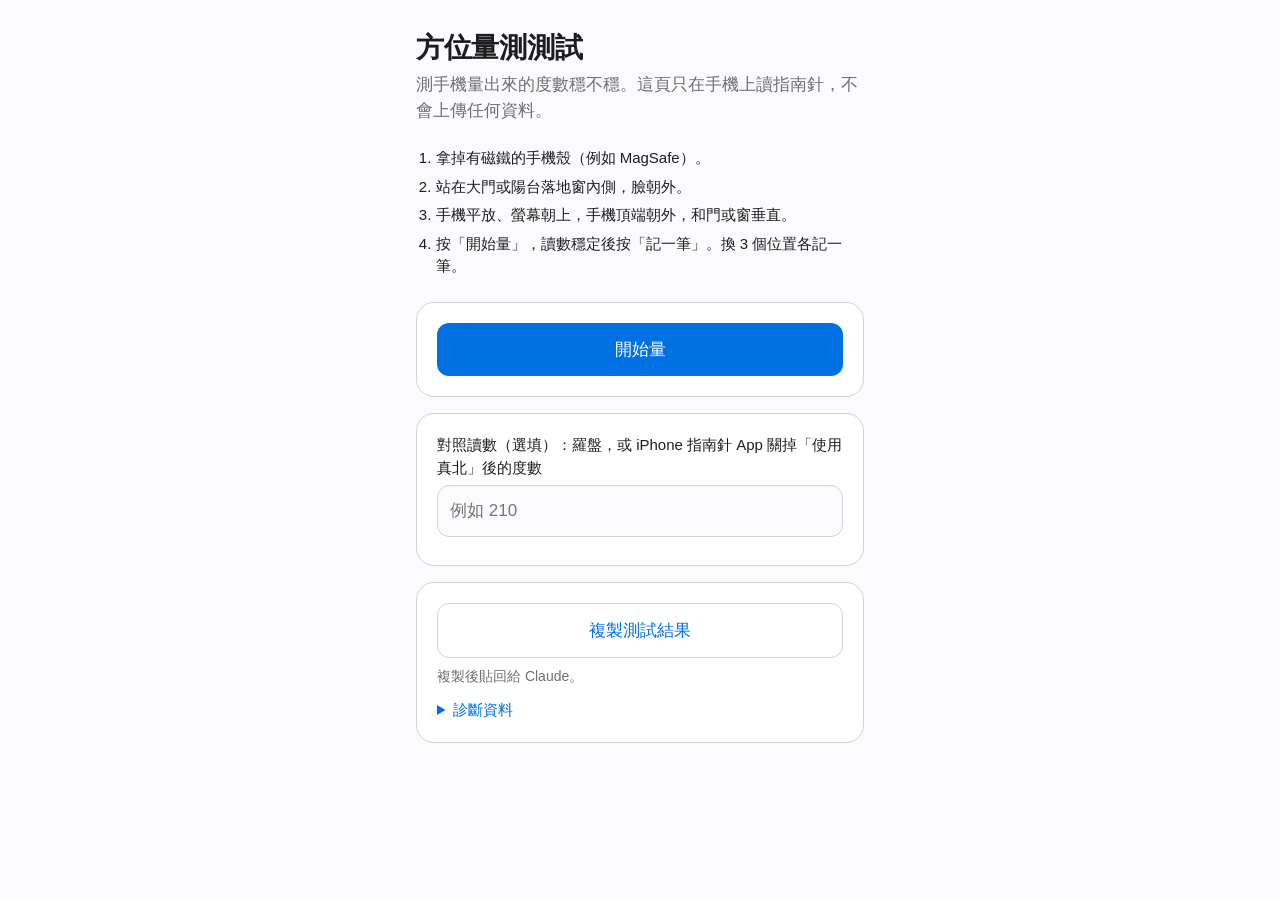
<file: index.html>
<!doctype html>
<html lang="zh-Hant-TW">
<head>
<meta charset="utf-8">
<meta name="viewport" content="width=device-width, initial-scale=1, viewport-fit=cover">
<meta name="robots" content="noindex">
<title>方位量測測試</title>
<style>
  :root {
    --bg: #fbfbfd;
    --card: #ffffff;
    --text: #1d1d1f;
    --muted: #6e6e73;
    --line: #d2d2d7;
    --accent: #0071e3;
    --warn: #b64400;
    --warn-bg: #fff4e5;
    --ok: #1d7a3a;
  }
  @media (prefers-color-scheme: dark) {
    :root:not([data-theme="light"]) {
      --bg: #000000;
      --card: #1c1c1e;
      --text: #f5f5f7;
      --muted: #a1a1a6;
      --line: #3a3a3c;
      --accent: #2997ff;
      --warn: #ff9f0a;
      --warn-bg: #2c1f0a;
      --ok: #30d158;
    }
  }
  :root[data-theme="dark"] {
    --bg: #000000; --card: #1c1c1e; --text: #f5f5f7; --muted: #a1a1a6;
    --line: #3a3a3c; --accent: #2997ff; --warn: #ff9f0a; --warn-bg: #2c1f0a; --ok: #30d158;
  }
  * { box-sizing: border-box; }
  html { -webkit-text-size-adjust: 100%; }
  body {
    margin: 0; background: var(--bg); color: var(--text);
    font-family: -apple-system, BlinkMacSystemFont, "PingFang TC", "Noto Sans TC", "Helvetica Neue", sans-serif;
    line-height: 1.5;
  }
  main { max-width: 480px; margin: 0 auto; padding: 32px 16px 64px; }
  h1 { font-size: 28px; line-height: 1.15; margin: 0 0 8px; font-weight: 700; letter-spacing: -0.01em; }
  .lead { color: var(--muted); margin: 0 0 24px; font-size: 17px; }
  ol.steps { margin: 0 0 24px; padding-left: 1.3em; font-size: 15px; }
  ol.steps li { margin-bottom: 6px; }
  .card { background: var(--card); border: 1px solid var(--line); border-radius: 18px; padding: 20px; margin-bottom: 16px; }
  button {
    font: inherit; font-size: 17px; border: 0; border-radius: 12px; padding: 14px 18px; width: 100%;
    background: var(--accent); color: #fff; cursor: pointer;
  }
  button.secondary { background: transparent; color: var(--accent); border: 1px solid var(--line); }
  button:disabled { opacity: .4; cursor: default; }
  .row { display: flex; gap: 12px; }
  .row > * { flex: 1; }
  .dial-wrap { width: 100%; max-width: 260px; margin: 4px auto 12px; aspect-ratio: 1 / 1; }
  .dial-wrap svg { width: 100%; height: 100%; display: block; }
  .big { font-size: 56px; font-weight: 700; line-height: 1; text-align: center; font-variant-numeric: tabular-nums; letter-spacing: -0.02em; }
  .big small { font-size: 20px; font-weight: 600; color: var(--muted); }
  .sub { text-align: center; color: var(--muted); margin: 8px 0 0; font-size: 15px; }
  .pan { text-align: center; font-size: 22px; font-weight: 600; margin: 12px 0 0; }
  .note { font-size: 14px; color: var(--muted); margin: 8px 0 0; }
  .warn { background: var(--warn-bg); color: var(--warn); border-radius: 12px; padding: 10px 12px; font-size: 14px; margin-top: 12px; }
  .warn:empty { display: none; }
  .ok { color: var(--ok); }
  table { width: 100%; border-collapse: collapse; font-size: 15px; font-variant-numeric: tabular-nums; }
  td, th { text-align: left; padding: 6px 0; border-bottom: 1px solid var(--line); }
  th { color: var(--muted); font-weight: 500; }
  label { display: block; font-size: 15px; margin-bottom: 6px; }
  input[type="number"] {
    font: inherit; font-size: 17px; width: 100%; padding: 12px; border-radius: 12px;
    border: 1px solid var(--line); background: var(--bg); color: var(--text);
  }
  details summary { cursor: pointer; color: var(--accent); font-size: 15px; }
  pre { white-space: pre-wrap; word-break: break-all; font-size: 12px; color: var(--muted); margin: 8px 0 0; }
  h2 { font-size: 19px; margin: 0 0 12px; }
</style>
</head>
<body>
<main>
  <h1>方位量測測試</h1>
  <p class="lead">測手機量出來的度數穩不穩。這頁只在手機上讀指南針，不會上傳任何資料。</p>

  <ol class="steps">
    <li>拿掉有磁鐵的手機殼（例如 MagSafe）。</li>
    <li>站在大門或陽台落地窗內側，臉朝外。</li>
    <li>手機平放、螢幕朝上，手機頂端朝外，和門或窗垂直。</li>
    <li>按「開始量」，讀數穩定後按「記一筆」。換 3 個位置各記一筆。</li>
  </ol>

  <div class="card">
    <button id="start">開始量</button>
    <div class="warn" id="envWarn"></div>
  </div>

  <div class="card" id="live" hidden>
    <div class="dial-wrap"><svg id="dial" viewBox="-120 -120 240 240" aria-hidden="true"></svg></div>
    <div class="big"><span id="deg">—</span><small>°</small></div>
    <p class="sub">向（磁北，手機頂端指的方向）</p>
    <p class="pan" id="pan">—</p>
    <p class="note" id="meta"></p>
    <div class="warn" id="liveWarn"></div>
    <div class="row" style="margin-top:16px">
      <button id="mark">記一筆</button>
      <button class="secondary" id="reset">清除</button>
    </div>
  </div>

  <div class="card" id="logCard" hidden>
    <h2>已記錄</h2>
    <table>
      <thead><tr><th>#</th><th>向</th><th>坐山</th><th>穩定度</th></tr></thead>
      <tbody id="log"></tbody>
    </table>
    <p class="note" id="summary"></p>
    <div class="warn" id="logWarn"></div>
  </div>

  <div class="card">
    <label for="ref">對照讀數（選填）：羅盤，或 iPhone 指南針 App 關掉「使用真北」後的度數</label>
    <input id="ref" type="number" inputmode="decimal" min="0" max="360" step="0.5" placeholder="例如 210">
    <p class="note" id="refDiff"></p>
  </div>

  <div class="card">
    <button class="secondary" id="copy">複製測試結果</button>
    <p class="note" id="copyMsg">複製後貼回給 Claude。</p>
    <details style="margin-top:12px">
      <summary>診斷資料</summary>
      <pre id="diag"></pre>
    </details>
  </div>
</main>

<script>
(function () {
  'use strict';

  var MOUNTAINS = ['子','癸','丑','艮','寅','甲','卯','乙','辰','巽','巳','丙','午','丁','未','坤','申','庚','酉','辛','戌','乾','亥','壬'];
  var BOUNDARY_WARN = 3; // 兼向範圍
  var SPREAD_WARN = 5;   // 多筆之間的容許差距

  var $ = function (id) { return document.getElementById(id); };
  var samples = [];      // 最近 1 秒的讀數 {t, h}
  var records = [];
  var source = '';
  var lastEvent = null;
  var lastAccuracy = null;
  var eventCount = 0;
  var smooth = null;     // 平滑後的單位向量

  function norm(d) { d = d % 360; return d < 0 ? d + 360 : d; }
  function mountainOf(d) {
    d = norm(d);
    var idx = Math.floor(norm(d + 7.5) / 15) % 24;
    var pos = norm(d + 7.5) % 15;       // 在這一山裡的位置 0–15
    var edge = Math.min(pos, 15 - pos);
    var neighbor = pos < 7.5 ? MOUNTAINS[(idx + 23) % 24] : MOUNTAINS[(idx + 1) % 24];
    return { name: MOUNTAINS[idx], edge: edge, neighbor: neighbor };
  }
  function circMean(list) {
    var x = 0, y = 0;
    list.forEach(function (h) { x += Math.cos(h * Math.PI / 180); y += Math.sin(h * Math.PI / 180); });
    return norm(Math.atan2(y, x) * 180 / Math.PI);
  }
  function angDiff(a, b) { var d = Math.abs(norm(a) - norm(b)); return d > 180 ? 360 - d : d; }
  function maxSpread(list) {
    var m = 0;
    for (var i = 0; i < list.length; i++) for (var j = i + 1; j < list.length; j++) m = Math.max(m, angDiff(list[i], list[j]));
    return m;
  }
  function fmt(d) { return (Math.round(d * 10) / 10).toFixed(1); }

  // 環境檢查
  var ua = navigator.userAgent;
  var inApp = /Line\//i.test(ua) ? 'LINE' : /FBAN|FBAV/i.test(ua) ? 'Facebook' : /Instagram/i.test(ua) ? 'Instagram' : /MicroMessenger/i.test(ua) ? 'WeChat' : '';
  var isIOS = /iPhone|iPad|iPod/i.test(ua) || (navigator.platform === 'MacIntel' && navigator.maxTouchPoints > 1);
  var envMsgs = [];
  if (!window.isSecureContext) envMsgs.push('這個網址不是 HTTPS，手機不會給指南針權限。');
  if (inApp) envMsgs.push('你正在用 ' + inApp + ' 內建瀏覽器開啟。如果讀不到度數，請改用 ' + (isIOS ? 'Safari' : 'Chrome') + ' 開這個網址。');
  if (!('DeviceOrientationEvent' in window)) envMsgs.push('這個瀏覽器不支援指南針。');
  $('envWarn').textContent = envMsgs.join(' ');

  // 羅盤盤面：24 山，向在上方
  (function buildDial() {
    var svg = $('dial');
    var ns = 'http://www.w3.org/2000/svg';
    var g = document.createElementNS(ns, 'g');
    g.setAttribute('id', 'ring');
    var ring = document.createElementNS(ns, 'circle');
    ring.setAttribute('r', '104'); ring.setAttribute('fill', 'none');
    ring.setAttribute('stroke', 'var(--line)'); ring.setAttribute('stroke-width', '1');
    g.appendChild(ring);
    for (var i = 0; i < 24; i++) {
      var a = i * 15;
      var b = (a - 7.5) * Math.PI / 180;
      var tick = document.createElementNS(ns, 'line');
      tick.setAttribute('x1', 98 * Math.sin(b)); tick.setAttribute('y1', -98 * Math.cos(b));
      tick.setAttribute('x2', 110 * Math.sin(b)); tick.setAttribute('y2', -110 * Math.cos(b));
      tick.setAttribute('stroke', 'var(--line)');
      g.appendChild(tick);
      var t = document.createElementNS(ns, 'text');
      var r = a * Math.PI / 180;
      t.setAttribute('x', 84 * Math.sin(r)); t.setAttribute('y', -84 * Math.cos(r));
      t.setAttribute('text-anchor', 'middle'); t.setAttribute('dominant-baseline', 'central');
      t.setAttribute('font-size', i % 2 ? '13' : '15');
      t.setAttribute('fill', i === 0 ? 'var(--accent)' : 'var(--text)');
      t.setAttribute('transform', 'rotate(' + a + ' ' + (84 * Math.sin(r)) + ' ' + (-84 * Math.cos(r)) + ')');
      t.textContent = MOUNTAINS[i];
      g.appendChild(t);
    }
    svg.appendChild(g);
    var pointer = document.createElementNS(ns, 'path');
    pointer.setAttribute('d', 'M0,-118 L-7,-104 L7,-104 Z');
    pointer.setAttribute('fill', 'var(--accent)');
    svg.appendChild(pointer);
    var label = document.createElementNS(ns, 'text');
    label.setAttribute('x', '0'); label.setAttribute('y', '0');
    label.setAttribute('text-anchor', 'middle'); label.setAttribute('dominant-baseline', 'central');
    label.setAttribute('font-size', '14'); label.setAttribute('fill', 'var(--muted)');
    label.textContent = '向';
    svg.appendChild(label);
  })();

  function onHeading(h, e) {
    var now = performance.now();
    eventCount++;
    lastEvent = e;
    samples.push({ t: now, h: h });
    while (samples.length && now - samples[0].t > 1000) samples.shift();

    var v = { x: Math.cos(h * Math.PI / 180), y: Math.sin(h * Math.PI / 180) };
    smooth = smooth ? { x: smooth.x * 0.8 + v.x * 0.2, y: smooth.y * 0.8 + v.y * 0.2 } : v;
    var shown = norm(Math.atan2(smooth.y, smooth.x) * 180 / Math.PI);
    render(shown, e);
  }

  function render(face, e) {
    var sit = norm(face + 180);
    var mf = mountainOf(face), ms = mountainOf(sit);
    $('deg').textContent = fmt(face);
    $('pan').textContent = ms.name + '山' + mf.name + '向';
    $('ring').setAttribute('transform', 'rotate(' + (-face) + ')');

    var beta = e.beta || 0, gamma = e.gamma || 0;
    var tilt = Math.max(Math.abs(beta), Math.abs(gamma));
    var jitter = samples.length > 3 ? maxSpread(samples.map(function (s) { return s.h; })) : 0;
    var meta = '坐山 ' + fmt(sit) + '°　傾斜 ' + Math.round(tilt) + '°　1 秒內晃動 ' + fmt(jitter) + '°';
    if (lastAccuracy != null) meta += '　iOS 精度 ±' + Math.round(lastAccuracy) + '°';
    $('meta').textContent = meta;

    var w = [];
    if (tilt > 20) w.push('手機請放平。');
    if (lastAccuracy != null && (lastAccuracy < 0 || lastAccuracy > 15)) w.push('指南針精度不足，請拿著手機在空中畫幾次 8 字再量。');
    if (mf.edge < BOUNDARY_WARN) w.push('向落在「' + mf.name + '」和「' + mf.neighbor + '」交界 ' + fmt(mf.edge) + '° 內，一點誤差就會換成另一個盤。');
    $('liveWarn').textContent = w.join(' ');
    updateRefDiff(face);
  }

  function updateRefDiff(face) {
    var ref = parseFloat($('ref').value);
    if (isNaN(ref)) { $('refDiff').textContent = ''; return; }
    var base = records.length ? circMean(records.map(function (r) { return r.face; })) : face;
    var label = records.length ? '已記錄的平均' : '目前讀數';
    var signed = norm(base - ref); if (signed > 180) signed -= 360;
    $('refDiff').textContent = label + '比對照讀數' + (signed >= 0 ? '多 ' : '少 ') + fmt(Math.abs(signed)) + '°。差 4–5° 左右通常是有一邊用了真北。';
  }

  function handleOrientation(e) {
    if (typeof e.webkitCompassHeading === 'number' && e.webkitCompassHeading >= 0) {
      source = 'iOS webkitCompassHeading';
      lastAccuracy = typeof e.webkitCompassAccuracy === 'number' ? e.webkitCompassAccuracy : null;
      onHeading(norm(e.webkitCompassHeading), e);
    } else if (e.absolute === true && typeof e.alpha === 'number') {
      // 手機頂端的水平方位 = 360 − alpha（beta 小於 90° 時成立，和 gamma 無關）
      source = e.type + ' alpha';
      onHeading(norm(360 - e.alpha), e);
    }
  }

  function startListening() {
    $('start').textContent = '量測中';
    $('live').hidden = false;
    if ('ondeviceorientationabsolute' in window) {
      window.addEventListener('deviceorientationabsolute', handleOrientation);
    } else {
      window.addEventListener('deviceorientation', handleOrientation);
    }
    setTimeout(function () {
      if (eventCount === 0) {
        $('liveWarn').textContent = '讀不到指南針。' + (inApp ? '請改用 ' + (isIOS ? 'Safari' : 'Chrome') + ' 開這個網址。' : '請確認手機的「動作與方向」權限沒有被關掉。');
      }
    }, 3000);
  }

  $('start').addEventListener('click', function () {
    $('start').disabled = true;
    if (typeof DeviceOrientationEvent !== 'undefined' && typeof DeviceOrientationEvent.requestPermission === 'function') {
      DeviceOrientationEvent.requestPermission().then(function (state) {
        if (state === 'granted') { startListening(); }
        else { $('start').disabled = false; $('envWarn').textContent = '沒有拿到權限。請再按一次並選「允許」。'; }
      }).catch(function (err) {
        $('start').disabled = false;
        $('envWarn').textContent = '要求權限失敗：' + err;
      });
    } else {
      startListening();
    }
  });

  $('mark').addEventListener('click', function () {
    if (samples.length < 3) return;
    var list = samples.map(function (s) { return s.h; });
    var face = circMean(list);
    records.push({ face: face, sit: norm(face + 180), jitter: maxSpread(list), n: list.length, accuracy: lastAccuracy });
    drawLog();
  });

  $('reset').addEventListener('click', function () { records = []; drawLog(); });
  $('ref').addEventListener('input', function () { if (smooth) updateRefDiff(norm(Math.atan2(smooth.y, smooth.x) * 180 / Math.PI)); });

  function drawLog() {
    $('logCard').hidden = records.length === 0;
    var tb = $('log'); tb.innerHTML = '';
    records.forEach(function (r, i) {
      var tr = document.createElement('tr');
      [String(i + 1), fmt(r.face) + '°', mountainOf(r.sit).name + ' ' + fmt(r.sit) + '°', '±' + fmt(r.jitter / 2) + '°'].forEach(function (c) {
        var td = document.createElement('td'); td.textContent = c; tr.appendChild(td);
      });
      tb.appendChild(tr);
    });
    if (records.length) {
      var faces = records.map(function (r) { return r.face; });
      var mean = circMean(faces), spread = maxSpread(faces);
      var mf = mountainOf(mean), ms = mountainOf(norm(mean + 180));
      $('summary').textContent = '平均向 ' + fmt(mean) + '°，' + ms.name + '山' + mf.name + '向。各筆最大差距 ' + fmt(spread) + '°。';
      $('logWarn').textContent = records.length > 1 && spread > SPREAD_WARN
        ? '各筆差超過 ' + SPREAD_WARN + '°，可能有金屬干擾。請離鐵門、冷氣、大型電器 1 公尺以上再量。' : '';
    }
    updateRefDiff(0);
  }

  function diagText() {
    var e = lastEvent;
    return JSON.stringify({
      ua: ua, inApp: inApp || null, secure: window.isSecureContext, source: source || null,
      events: eventCount,
      last: e ? { type: e.type, absolute: e.absolute, alpha: e.alpha, beta: e.beta, gamma: e.gamma,
        webkitCompassHeading: e.webkitCompassHeading, webkitCompassAccuracy: e.webkitCompassAccuracy } : null,
      screenAngle: screen.orientation ? screen.orientation.angle : window.orientation,
      reference: $('ref').value || null,
      records: records.map(function (r) { return { face: +fmt(r.face), sit: +fmt(r.sit), jitter: +fmt(r.jitter), n: r.n, accuracy: r.accuracy }; })
    }, null, 2);
  }
  setInterval(function () { $('diag').textContent = diagText(); }, 500);

  $('copy').addEventListener('click', function () {
    var text = diagText();
    var done = function () { $('copyMsg').textContent = '已複製，貼回給 Claude。'; };
    if (navigator.clipboard && navigator.clipboard.writeText) {
      navigator.clipboard.writeText(text).then(done, function () { $('copyMsg').textContent = '無法自動複製，請打開「診斷資料」手動複製。'; });
    } else {
      $('copyMsg').textContent = '無法自動複製，請打開「診斷資料」手動複製。';
    }
  });
})();
</script>
</body>
</html>
</file>
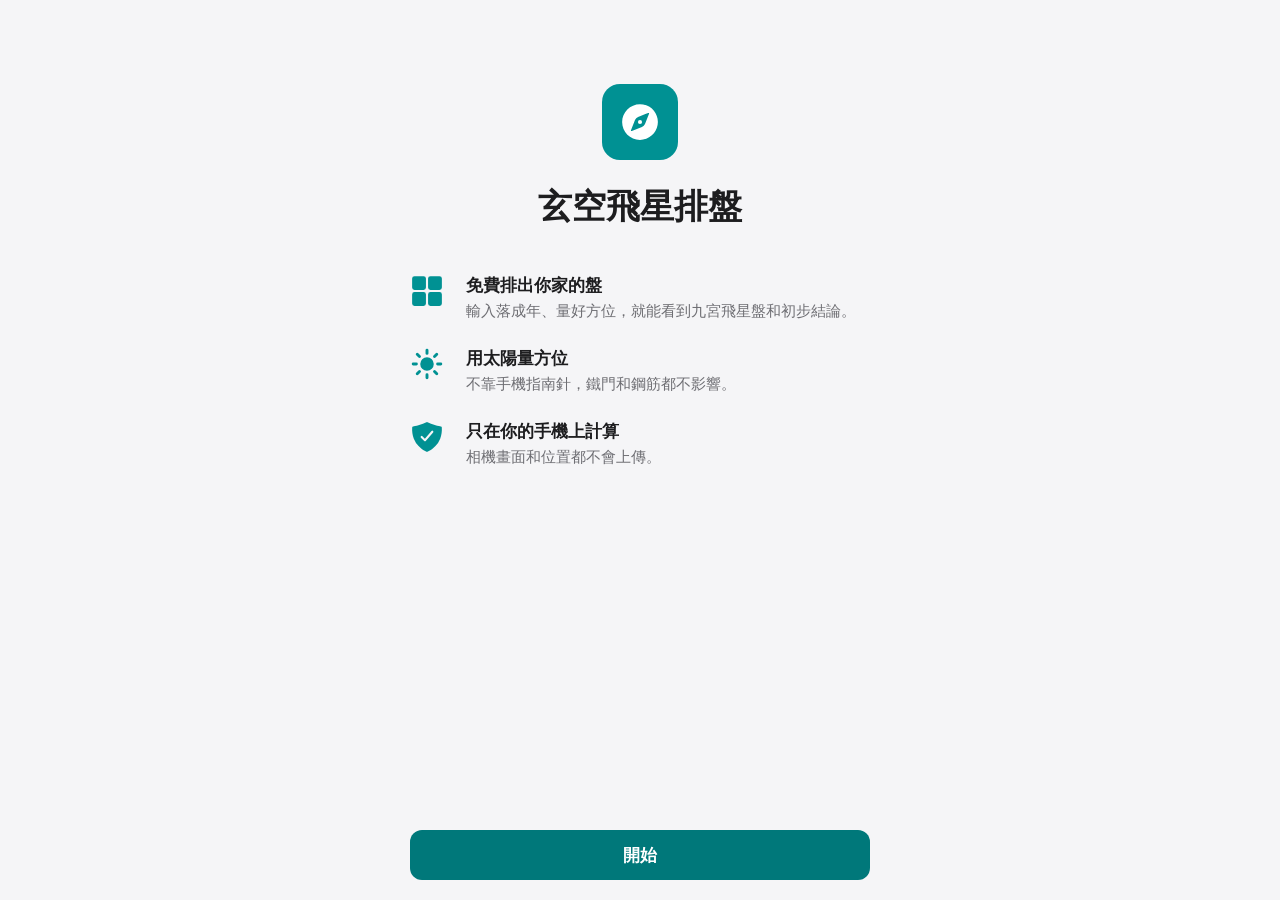
<file: app/index.html>
<!doctype html>
<html lang="zh-Hant-TW">
<head>
<meta charset="utf-8">
<meta name="viewport" content="width=device-width, initial-scale=1, viewport-fit=cover">
<meta name="robots" content="noindex">
<meta name="theme-color" content="#f5f5f7">
<meta name="apple-mobile-web-app-capable" content="yes">
<title>玄空飛星排盤</title>
<link rel="stylesheet" href="app.css">
<script type="module" src="app.js"></script>
</head>
<body>
<div id="app">
  <header class="navbar" id="navbar">
    <button class="nav-back" id="navBack" hidden><svg class="ic"><use href="icons.svg#i-chevron-back"/></svg>返回</button>
    <div class="nav-title" id="navTitle"></div>
    <div></div>
  </header>
  <main class="stack" id="stack"></main>
  <div id="camHolder"><video id="camVideo" playsinline muted autoplay></video></div>
</div>

<div class="sheet-backdrop" id="sheetBackdrop" hidden></div>
<section class="sheet" id="sheet" hidden role="dialog" aria-modal="true" aria-labelledby="sheetTitle">
  <div class="grabber"></div>
  <div class="sheet-head"><span></span><div class="sheet-title" id="sheetTitle"></div><button class="sheet-done" id="sheetDone">完成</button></div>
  <div class="sheet-body" id="sheetBody"></div>
</section>

<!-- 1 歡迎 -->
<template id="t-welcome">
  <section class="screen"><div class="content welcome">
    <div class="app-mark"><svg class="ic"><use href="icons.svg#i-compass"/></svg></div>
    <h1 class="large-title">玄空飛星排盤</h1>
    <ul class="features">
      <li><svg class="ic"><use href="icons.svg#i-grid"/></svg><div><h3>免費排出你家的盤</h3><p>輸入落成年、量好方位，就能看到九宮飛星盤和初步結論。</p></div></li>
      <li><svg class="ic"><use href="icons.svg#i-sunny"/></svg><div><h3>用太陽量方位</h3><p>不靠手機指南針，鐵門和鋼筋都不影響。</p></div></li>
      <li><svg class="ic"><use href="icons.svg#i-shield-checkmark"/></svg><div><h3>只在你的手機上計算</h3><p>相機畫面和位置都不會上傳。</p></div></li>
    </ul>
    <div class="group" data-last-group hidden>
      <button class="row" data-last><span class="grow">上次的量測</span><span class="value"></span><svg class="chev"><use href="icons.svg#i-chevron-forward"/></svg></button>
    </div>
    <div class="actions"><button class="btn btn-primary" data-start>開始</button></div>
  </div></section>
</template>

<!-- 2 落成年 -->
<template id="t-year">
  <section class="screen"><div class="content">
    <h1 class="large-title">房子哪一年落成？</h1>
    <p class="lead">看建物謄本上的「建築完成日期」。</p>
    <div class="group wheel-wrap">
      <div class="wheel-band"></div>
      <div class="wheel" tabindex="0" aria-label="落成年"><ul></ul></div>
    </div>
    <div class="seg-block" data-lichun hidden>
      <p>這一年 2 月 4 日立春換運，落成日期在哪一邊？</p>
      <div class="seg"><button data-v="before">立春以前</button><button data-v="after">立春以後</button></div>
    </div>
    <div class="actions">
      <button class="btn btn-primary" data-next>下一步</button>
      <button class="btn btn-text" data-where>落成年去哪找？</button>
    </div>
  </div></section>
</template>

<!-- 3 權限 -->
<template id="t-permissions">
  <section class="screen"><div class="content">
    <h1 class="large-title">需要三個權限</h1>
    <p class="lead">量方位時會用到。資料只在你的手機上計算，不會上傳。</p>
    <div class="group icons">
      <div class="row"><span class="row-icon"><svg class="ic"><use href="icons.svg#i-camera"/></svg></span><span class="grow">相機<span class="sub">找到太陽在畫面裡的位置</span></span></div>
      <div class="row"><span class="row-icon"><svg class="ic"><use href="icons.svg#i-location"/></svg></span><span class="grow">位置<span class="sub">算出太陽此刻在哪個方位</span></span></div>
      <div class="row"><span class="row-icon"><svg class="ic"><use href="icons.svg#i-phone-portrait"/></svg></span><span class="grow">動作與方向<span class="sub">記錄手機轉了幾度</span></span></div>
    </div>
    <div class="notice" role="alert"></div>
    <div class="actions"><button class="btn btn-primary" data-go>繼續</button></div>
  </div></section>
</template>

<!-- 4 8 字校正 -->
<template id="t-calibrate8">
  <section class="screen"><div class="content">
    <h1 class="large-title">在空中畫幾次 8 字</h1>
    <p class="lead">先校正手機羅盤，等一下才能帶你找到太陽。</p>
    <svg class="figure8" viewBox="0 0 220 110" aria-hidden="true">
      <path id="f8path" d="M110,55 C140,12 200,12 200,55 C200,98 140,98 110,55 C80,12 20,12 20,55 C20,98 80,98 110,55 Z"/>
      <circle r="8"><animateMotion dur="2.6s" repeatCount="indefinite"><mpath href="#f8path"/></animateMotion></circle>
    </svg>
    <div class="group"><div class="row"><span class="grow">羅盤精度</span><span class="value" data-acc>—</span></div></div>
    <p class="group-footer">量方位靠的是太陽，羅盤只用來帶你找太陽，精度沒有變好也沒關係。</p>
    <div class="actions">
      <p class="hint" style="text-align:center;margin:0 0 8px">畫完後把手機平放，再按下一步。</p>
      <button class="btn btn-primary" data-next disabled>下一步</button>
    </div>
  </div></section>
</template>

<!-- 5 太陽校正 -->
<template id="t-sun">
  <section class="screen camera">
    <div class="cam-stage">
      <div class="reticle"><div class="ring"></div><div class="h"></div><div class="v"></div></div>
      <div class="sunmark" hidden></div>
      <div class="guide" hidden><svg class="ic"><use href="icons.svg#i-arrow-up"/></svg><span></span></div>
      <div class="hud"></div>
    </div>
    <div class="cam-panel">
      <h1>對準太陽</h1>
      <p class="lead">讓太陽落進中間的圓圈，圓圈變綠就按校正。看螢幕就好，不要直視太陽。</p>
      <p class="status" data-status></p>
      <div class="notice" role="alert"></div>
      <div class="actions">
        <button class="btn btn-primary" data-go disabled>校正</button>
        <button class="btn btn-text" data-nosun>看不到太陽</button>
      </div>
    </div>
  </section>
</template>

<!-- 6 量向 -->
<template id="t-door">
  <section class="screen"><div class="content">
    <h1 class="large-title">底邊頂住大門</h1>
    <p class="lead">站在屋內，手機平放、螢幕朝上，把底邊整條貼住大門，頂端指向屋內。</p>
    <svg class="door-art" viewBox="0 0 280 170" aria-hidden="true">
      <text x="140" y="14" text-anchor="middle">大門（屋內這一側）</text>
      <rect class="wall" x="10" y="22" width="260" height="8" rx="2"/>
      <rect class="phone" x="112" y="31" width="56" height="104" rx="11"/>
      <rect class="island" x="129" y="120" width="22" height="6" rx="3"/>
      <path class="arrow" d="M140,153 l-7,-8 h4 v-7 h6 v7 h4 z"/>
      <text x="182" y="128">手機頂端</text>
      <text x="140" y="168" text-anchor="middle">屋內</text>
    </svg>
    <div class="readout"><div class="pan" data-pan>—</div><div class="deg" data-deg></div></div>
    <div class="group">
      <div class="row"><span class="grow">手機放平</span><span class="value" data-flat>—</span></div>
      <div class="row"><span class="grow">拿穩</span><span class="value" data-steady>—</span></div>
      <div class="row"><span class="grow">校正後經過</span><span class="value" data-age>—</span></div>
    </div>
    <p class="group-footer" data-count></p>
    <div class="notice" role="alert"></div>
    <div class="actions">
      <button class="btn btn-primary" data-rec disabled>記錄這一筆</button>
      <button class="btn btn-text" data-done hidden>完成，看結果</button>
      <button class="btn btn-text" data-recal>重新校正</button>
    </div>
  </div></section>
</template>

<!-- 7 量測結果 -->
<template id="t-result">
  <section class="screen"><div class="content">
    <h1 class="large-title" data-pan>—</h1>
    <p class="lead" data-deg></p>
    <div class="notice info" data-edge hidden></div>
    <div class="group">
      <div class="row"><span class="grow">量法</span><span class="value" data-method></span></div>
      <div class="row" data-records-row><span class="grow">記錄</span><span class="value" data-records></span></div>
      <div class="row" data-compass-row><span class="grow">手機羅盤在大門</span><span class="value" data-compass></span></div>
    </div>
    <p class="group-footer" data-compass-note hidden>手機羅盤會被鐵門、鋼筋和電器干擾，所以量方位改用太陽。</p>
    <div class="actions">
      <button class="btn btn-primary" data-chart>看我家的盤</button>
      <button class="btn btn-text" data-again>重新量</button>
    </div>
  </div></section>
</template>

<!-- 8 你家的盤 -->
<template id="t-chart">
  <section class="screen"><div class="content">
    <h1 class="large-title" data-title>—</h1>
    <p class="lead" data-sub></p>
    <div class="notice info" data-sample hidden>範例盤：排盤引擎完成前，先用試算表裡的範例（九運丑山未向下卦）。</div>
    <div class="pan-grid" data-grid></div>
    <p class="group-footer">每格左邊是山星（人丁、健康），右邊是向星（財運），下方中文數字是運星。點一格看詳細。</p>
    <h2 class="section-title">初步結論</h2>
    <div class="group">
      <div class="row"><span class="grow">格局</span><span class="value" data-pattern></span></div>
      <div class="row"><span class="grow">生氣方</span><span class="value" data-shengqi></span></div>
      <div class="row"><span class="grow">需留意</span><span class="value" data-caution></span></div>
    </div>
    <h2 class="section-title">九宮</h2>
    <div class="group" data-list></div>
    <p class="group-footer">強弱與佈置建議是規則草案，確認後再定稿。</p>
  </div></section>
</template>

<!-- 夜間或看不到太陽 -->
<template id="t-night">
  <section class="screen"><div class="content">
    <h1 class="large-title">現在看不到太陽</h1>
    <p class="lead"></p>
    <div class="group icons">
      <button class="row" data-manual><span class="row-icon"><svg class="ic"><use href="icons.svg#i-keypad"/></svg></span><span class="grow">手動輸入羅盤度數<span class="sub">已經用羅盤量過的人</span></span><svg class="chev"><use href="icons.svg#i-chevron-forward"/></svg></button>
      <button class="row" disabled><span class="row-icon"><svg class="ic"><use href="icons.svg#i-map"/></svg></span><span class="grow">Google 地圖截圖<span class="sub">製作中</span></span></button>
    </div>
    <div class="actions"><button class="btn btn-text" data-later>晚點再量</button></div>
  </div></section>
</template>

<!-- 手動輸入 -->
<template id="t-manual">
  <section class="screen"><div class="content">
    <h1 class="large-title">輸入向的度數</h1>
    <p class="lead">站在屋內往門外看，羅盤量到的磁北度數。</p>
    <label class="deg-input"><input type="text" inputmode="decimal" autocomplete="off" placeholder="0.0" aria-label="向的度數"><span>°</span></label>
    <div class="readout"><div class="pan" data-pan>—</div></div>
    <div class="notice info" data-edge hidden></div>
    <div class="actions"><button class="btn btn-primary" data-go disabled>確認</button></div>
  </div></section>
</template>

<!-- Sheet：單一宮位（內容由 app.js 填入） -->
<template id="s-palace"></template>

<!-- Sheet：落成年去哪找 -->
<template id="s-where" data-title="落成年去哪找？">
  <p>建物登記謄本上的「建築完成日期」，或使用執照上的日期。</p>
  <p>謄本可以到地政事務所申請，也可以用全國地政電子謄本系統線上申請。</p>
  <p>真的查不到時，先選最接近的年份。</p>
</template>
</body>
</html>
</file>
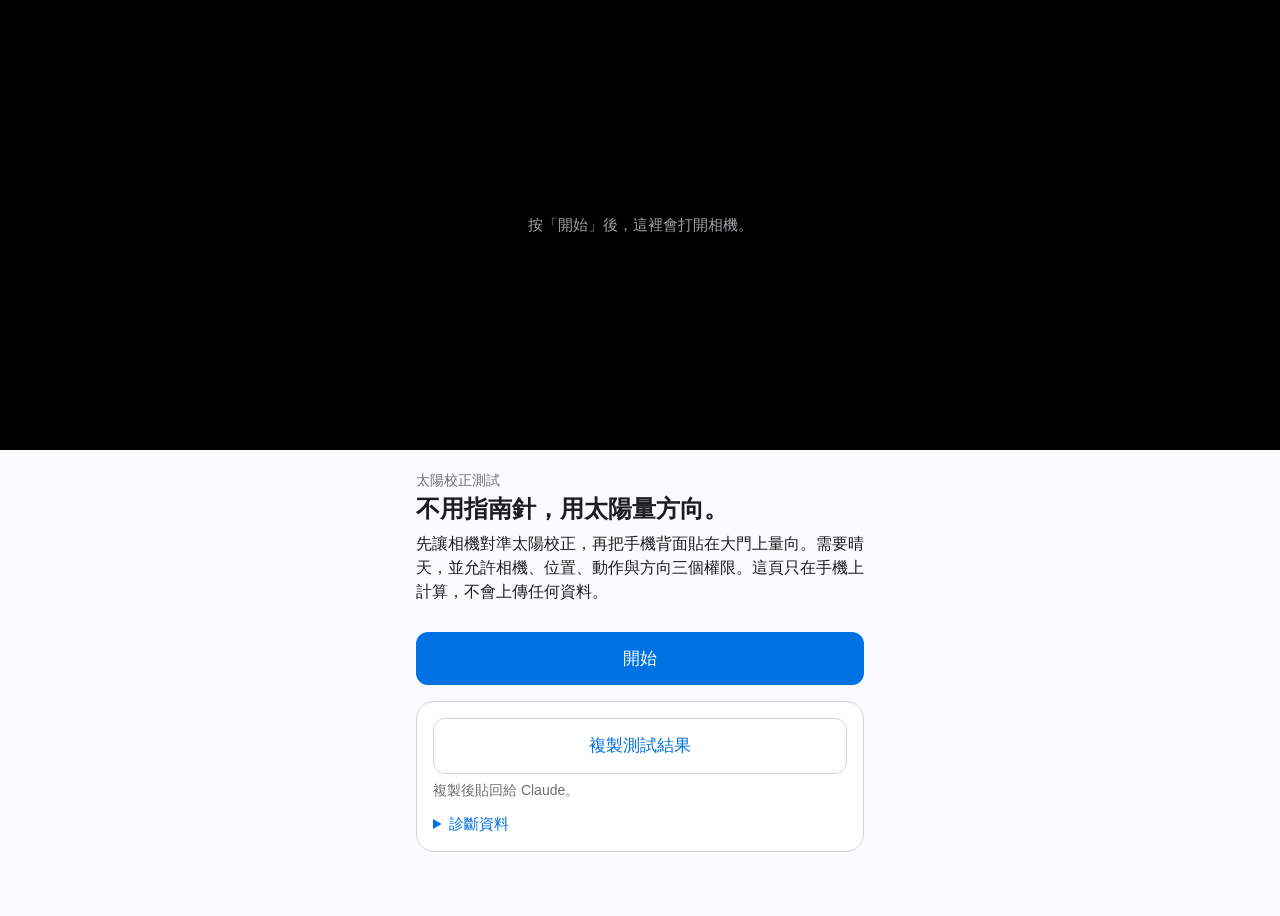
<file: sun.html>
<!doctype html>
<html lang="zh-Hant-TW">
<head>
<meta charset="utf-8">
<meta name="viewport" content="width=device-width, initial-scale=1, viewport-fit=cover">
<meta name="robots" content="noindex">
<title>太陽校正測試</title>
<style>
  :root {
    --bg: #fbfbfd; --card: #ffffff; --text: #1d1d1f; --muted: #6e6e73; --line: #d2d2d7;
    --accent: #0071e3; --warn: #b64400; --warn-bg: #fff4e5; --ok: #1d7a3a;
  }
  @media (prefers-color-scheme: dark) {
    :root:not([data-theme="light"]) {
      --bg: #000000; --card: #1c1c1e; --text: #f5f5f7; --muted: #a1a1a6; --line: #3a3a3c;
      --accent: #2997ff; --warn: #ff9f0a; --warn-bg: #2c1f0a; --ok: #30d158;
    }
  }
  :root[data-theme="dark"] {
    --bg: #000000; --card: #1c1c1e; --text: #f5f5f7; --muted: #a1a1a6; --line: #3a3a3c;
    --accent: #2997ff; --warn: #ff9f0a; --warn-bg: #2c1f0a; --ok: #30d158;
  }
  * { box-sizing: border-box; }
  html { -webkit-text-size-adjust: 100%; }
  body {
    margin: 0; background: var(--bg); color: var(--text); line-height: 1.5;
    font-family: -apple-system, BlinkMacSystemFont, "PingFang TC", "Noto Sans TC", "Helvetica Neue", sans-serif;
  }
  .stage { position: relative; height: 50vh; height: 50svh; background: #000; overflow: hidden; }
  .stage video { width: 100%; height: 100%; object-fit: cover; display: block; }
  .stage .placeholder {
    position: absolute; inset: 0; display: flex; align-items: center; justify-content: center;
    color: #a1a1a6; font-size: 15px; padding: 16px; text-align: center;
  }
  .reticle { position: absolute; left: 50%; top: 50%; pointer-events: none; }
  .reticle .ring {
    position: absolute; border: 2px solid rgba(255,255,255,.9); border-radius: 50%;
    transform: translate(-50%, -50%); width: 24px; height: 24px;
  }
  .reticle.on .ring { border-color: #30d158; }
  .reticle .h, .reticle .v { position: absolute; background: rgba(255,255,255,.7); }
  .reticle .h { width: 120px; height: 1px; transform: translate(-50%, 0); }
  .reticle .v { width: 1px; height: 120px; transform: translate(0, -50%); }
  .sunmark {
    position: absolute; width: 14px; height: 14px; margin: -7px 0 0 -7px; border-radius: 50%;
    border: 2px solid #ff9f0a; pointer-events: none; display: none;
  }
  .hud {
    position: absolute; left: 12px; bottom: 10px; right: 12px; color: #fff; font-size: 13px;
    text-shadow: 0 1px 2px rgba(0,0,0,.8); font-variant-numeric: tabular-nums;
  }
  main { max-width: 480px; margin: 0 auto; padding: 20px 16px 64px; }
  .step { color: var(--muted); font-size: 14px; margin: 0; }
  h1 { font-size: 24px; line-height: 1.2; margin: 4px 0 8px; font-weight: 700; }
  .lead { margin: 0 0 16px; font-size: 16px; }
  .big { font-size: 44px; font-weight: 700; line-height: 1.1; font-variant-numeric: tabular-nums; letter-spacing: -0.02em; }
  .big small { font-size: 18px; color: var(--muted); font-weight: 600; }
  .note { font-size: 14px; color: var(--muted); margin: 6px 0 0; }
  .warn { background: var(--warn-bg); color: var(--warn); border-radius: 12px; padding: 10px 12px; font-size: 14px; margin-top: 12px; }
  .warn:empty { display: none; }
  .card { background: var(--card); border: 1px solid var(--line); border-radius: 18px; padding: 16px; margin-top: 16px; }
  button {
    font: inherit; font-size: 17px; border: 0; border-radius: 12px; padding: 14px 18px; width: 100%;
    background: var(--accent); color: #fff; cursor: pointer; margin-top: 12px;
  }
  button.secondary { background: transparent; color: var(--accent); border: 1px solid var(--line); }
  button:disabled { opacity: .4; cursor: default; }
  .row { display: flex; gap: 12px; }
  .row > * { flex: 1; }
  table { width: 100%; border-collapse: collapse; font-size: 15px; font-variant-numeric: tabular-nums; }
  td, th { text-align: left; padding: 6px 4px 6px 0; border-bottom: 1px solid var(--line); vertical-align: top; }
  th { color: var(--muted); font-weight: 500; }
  details summary { cursor: pointer; color: var(--accent); font-size: 15px; }
  pre { white-space: pre-wrap; word-break: break-all; font-size: 12px; color: var(--muted); margin: 8px 0 0; }
  [hidden] { display: none !important; }
</style>
</head>
<body>
<div class="stage" id="stage">
  <video id="cam" playsinline muted autoplay></video>
  <div class="placeholder" id="placeholder">按「開始」後，這裡會打開相機。</div>
  <div class="reticle" id="reticle" hidden><div class="ring" id="ring"></div><div class="h"></div><div class="v"></div></div>
  <div class="sunmark" id="sunmark"></div>
  <div class="hud" id="hud"></div>
</div>

<main>
  <p class="step" id="stepLabel">太陽校正測試</p>
  <h1 id="title">不用指南針，用太陽量方向。</h1>
  <p class="lead" id="lead">先讓相機對準太陽校正，再把手機背面貼在大門上量向。需要晴天，並允許相機、位置、動作與方向三個權限。這頁只在手機上計算，不會上傳任何資料。</p>

  <div id="readout" hidden>
    <div class="big" id="big">—</div>
    <p class="note" id="sub"></p>
  </div>
  <div class="warn" id="warn"></div>

  <button id="primary">開始</button>
  <div class="row" id="secondaryRow" hidden>
    <button class="secondary" id="recal">重新校正</button>
    <button class="secondary" id="check">回到太陽檢查</button>
  </div>

  <div class="card" id="resultCard" hidden>
    <table>
      <thead><tr><th>#</th><th>向（磁北）</th><th>山向</th><th>真北</th></tr></thead>
      <tbody id="results"></tbody>
    </table>
    <p class="note" id="summary"></p>
  </div>

  <div class="card">
    <button class="secondary" id="copy" style="margin-top:0">複製測試結果</button>
    <p class="note" id="copyMsg">複製後貼回給 Claude。</p>
    <details style="margin-top:12px">
      <summary>診斷資料</summary>
      <pre id="diag"></pre>
    </details>
  </div>
</main>

<script>
(function () {
  'use strict';
  var D2R = Math.PI / 180, R2D = 180 / Math.PI;
  var MOUNTAINS = ['子','癸','丑','艮','寅','甲','卯','乙','辰','巽','巳','丙','午','丁','未','坤','申','庚','酉','辛','戌','乾','亥','壬'];
  var ALIGN_RADIUS = 0.02;   // 太陽中心離十字中心的容許距離（畫面短邊比例，約 1°）
  var $ = function (id) { return document.getElementById(id); };

  function norm(d) { d = d % 360; return d < 0 ? d + 360 : d; }
  function fmt(d) { return (Math.round(d * 10) / 10).toFixed(1); }
  function angDiff(a, b) { var d = norm(a - b); return d > 180 ? d - 360 : d; }
  function circMean(list) {
    var x = 0, y = 0;
    list.forEach(function (h) { x += Math.cos(h * D2R); y += Math.sin(h * D2R); });
    return norm(Math.atan2(y, x) * R2D);
  }
  function mountainOf(d) {
    var p = norm(d + 7.5), idx = Math.floor(p / 15) % 24, pos = p % 15;
    return { name: MOUNTAINS[idx], edge: Math.min(pos, 15 - pos),
             neighbor: pos < 7.5 ? MOUNTAINS[(idx + 23) % 24] : MOUNTAINS[(idx + 1) % 24] };
  }

  // NOAA 太陽位置演算法：方位角以真北為 0°，順時針
  function sunPos(date, lat, lon) {
    var jd = date.getTime() / 86400000 + 2440587.5;
    var jc = (jd - 2451545) / 36525;
    var L0 = norm(280.46646 + jc * (36000.76983 + jc * 0.0003032));
    var M = 357.52911 + jc * (35999.05029 - 0.0001537 * jc);
    var e = 0.016708634 - jc * (0.000042037 + 0.0000001267 * jc);
    var C = Math.sin(M * D2R) * (1.914602 - jc * (0.004817 + 0.000014 * jc))
          + Math.sin(2 * M * D2R) * (0.019993 - 0.000101 * jc) + Math.sin(3 * M * D2R) * 0.000289;
    var omega = 125.04 - 1934.136 * jc;
    var appLong = L0 + C - 0.00569 - 0.00478 * Math.sin(omega * D2R);
    var obliq = 23 + (26 + (21.448 - jc * (46.815 + jc * (0.00059 - jc * 0.001813))) / 60) / 60
              + 0.00256 * Math.cos(omega * D2R);
    var decl = Math.asin(Math.sin(obliq * D2R) * Math.sin(appLong * D2R)) * R2D;
    var y = Math.pow(Math.tan(obliq / 2 * D2R), 2);
    var eot = 4 * R2D * (y * Math.sin(2 * L0 * D2R) - 2 * e * Math.sin(M * D2R)
            + 4 * e * y * Math.sin(M * D2R) * Math.cos(2 * L0 * D2R)
            - 0.5 * y * y * Math.sin(4 * L0 * D2R) - 1.25 * e * e * Math.sin(2 * M * D2R));
    var utcMin = date.getUTCHours() * 60 + date.getUTCMinutes() + date.getUTCSeconds() / 60 + date.getUTCMilliseconds() / 60000;
    var tst = ((utcMin + eot + 4 * lon) % 1440 + 1440) % 1440;
    var ha = tst / 4 - 180;
    var cosZ = Math.sin(lat * D2R) * Math.sin(decl * D2R) + Math.cos(lat * D2R) * Math.cos(decl * D2R) * Math.cos(ha * D2R);
    var zen = Math.acos(Math.max(-1, Math.min(1, cosZ))) * R2D;
    var den = Math.cos(lat * D2R) * Math.sin(zen * D2R);
    var az = 180;
    if (Math.abs(den) > 1e-9) {
      var a = Math.acos(Math.max(-1, Math.min(1, (Math.sin(lat * D2R) * Math.cos(zen * D2R) - Math.sin(decl * D2R)) / den))) * R2D;
      az = ha > 0 ? norm(a + 180) : norm(540 - a);
    }
    var el = 90 - zen, refr = 0, te = Math.tan(el * D2R);
    if (el <= 85) {
      if (el > 5) refr = 58.1 / te - 0.07 / Math.pow(te, 3) + 0.000086 / Math.pow(te, 5);
      else if (el > -0.575) refr = 1735 + el * (-518.2 + el * (103.4 + el * (-12.79 + el * 0.711)));
      else refr = -20.772 / te;
    }
    return { az: az, el: el + refr / 3600 };
  }

  // 台灣磁偏角（WMM2025 擬合，台灣本島、澎湖、金門 2026–2028 誤差 < 0.01°；負值＝偏西）
  function declination(lat, lon, date) {
    var x = lat - 24, y = lon - 121;
    var t = date.getUTCFullYear() + (date - Date.UTC(date.getUTCFullYear(), 0, 1)) / 31557600000 - 2027;
    return -4.75725 - 0.22783 * x - 0.13264 * y - 0.00148 * x * x - 0.00572 * x * y + 0.00609 * y * y - 0.03367 * t;
  }
  function inTaiwan(lat, lon) { return lat > 21.5 && lat < 26.6 && lon > 117.8 && lon < 122.5; }

  // 後鏡頭光軸在地面座標的方位與仰角：R = Rz(alpha)·Rx(beta)·Ry(gamma)，光軸 = R·(0,0,−1)
  function camAxis(a, b, g) {
    var ca = Math.cos(a * D2R), sa = Math.sin(a * D2R), cb = Math.cos(b * D2R), sb = Math.sin(b * D2R);
    var cg = Math.cos(g * D2R), sg = Math.sin(g * D2R);
    var E = -ca * sg - sa * sb * cg, N = -sa * sg + ca * sb * cg, U = -cb * cg;
    return { heading: norm(Math.atan2(E, N) * R2D), elev: Math.asin(Math.max(-1, Math.min(1, U))) * R2D };
  }

  // 狀態
  var state = 'idle';
  var pos = null, posErr = '';
  var gyro = [];           // 最近 0.6 秒 {t, heading, elev}
  var lastRel = null, lastAbs = null, relCount = 0, absCount = 0;
  var cal = null;          // {t, sunAz, sunEl, gyroHeading, gyroElev, offset, magHeading}
  var results = [], checks = [];
  var sun = { found: false, aligned: false, dist: null, cover: 0 };
  var video = $('cam'), stream = null;
  var canvas = document.createElement('canvas'), ctx = canvas.getContext('2d', { willReadFrequently: true });

  var ua = navigator.userAgent;
  var inApp = /Line\//i.test(ua) ? 'LINE' : /FBAN|FBAV/i.test(ua) ? 'Facebook' : /Instagram/i.test(ua) ? 'Instagram' : '';
  var isIOS = /iPhone|iPad|iPod/i.test(ua) || (navigator.platform === 'MacIntel' && navigator.maxTouchPoints > 1);

  function onRel(e) {
    if (typeof e.alpha !== 'number' || typeof e.beta !== 'number') return;
    relCount++; lastRel = e;
    var c = camAxis(e.alpha, e.beta, e.gamma || 0), now = performance.now();
    gyro.push({ t: now, heading: c.heading, elev: c.elev });
    while (gyro.length && now - gyro[0].t > 600) gyro.shift();
  }
  function onAbs(e) { absCount++; lastAbs = e; }

  function gyroNow() {
    if (gyro.length < 3) return null;
    var hs = gyro.map(function (s) { return s.heading; }), m = circMean(hs), spread = 0;
    hs.forEach(function (h) { spread = Math.max(spread, Math.abs(angDiff(h, m))); });
    var el = gyro.reduce(function (s, g) { return s + g.elev; }, 0) / gyro.length;
    return { heading: m, elev: el, spread: spread };
  }
  function magCompass() {
    // 只當對照：iOS 的 webkitCompassHeading，或 Android 絕對方位換算的光軸方位
    if (lastRel && typeof lastRel.webkitCompassHeading === 'number') return { src: 'webkitCompassHeading', value: lastRel.webkitCompassHeading, accuracy: lastRel.webkitCompassAccuracy };
    if (lastAbs && typeof lastAbs.alpha === 'number') return { src: 'absolute camAxis', value: camAxis(lastAbs.alpha, lastAbs.beta, lastAbs.gamma || 0).heading };
    return null;
  }

  // 找畫面中最亮的區塊（太陽）
  function detectSun() {
    if (!video.videoWidth) return;
    var w = 160, h = Math.round(160 * video.videoHeight / video.videoWidth);
    canvas.width = w; canvas.height = h;
    ctx.drawImage(video, 0, 0, w, h);
    var d = ctx.getImageData(0, 0, w, h).data, max = 0, i;
    for (i = 0; i < d.length; i += 4) { var l = 0.2126 * d[i] + 0.7152 * d[i + 1] + 0.0722 * d[i + 2]; if (l > max) max = l; }
    if (max < 245) { sun = { found: false, aligned: false, dist: null, cover: 0 }; return; }
    var th = max - 4, sx = 0, sy = 0, n = 0;
    for (var p = 0, k = 0; p < d.length; p += 4, k++) {
      var lum = 0.2126 * d[p] + 0.7152 * d[p + 1] + 0.0722 * d[p + 2];
      if (lum >= th) { sx += k % w; sy += Math.floor(k / w); n++; }
    }
    var cx = sx / n + 0.5, cy = sy / n + 0.5, s = Math.min(w, h);
    var dist = Math.hypot(cx - w / 2, cy - h / 2) / s, cover = n / (w * h);
    sun = { found: cover < 0.15, aligned: cover < 0.15 && dist < ALIGN_RADIUS, dist: dist, cover: cover, cx: cx / w, cy: cy / h };
  }

  function placeOverlay() {
    var st = $('stage'), dW = st.clientWidth, dH = st.clientHeight, vW = video.videoWidth, vH = video.videoHeight;
    if (!vW) return;
    var sc = Math.max(dW / vW, dH / vH), ox = (dW - vW * sc) / 2, oy = (dH - vH * sc) / 2;
    var r = ALIGN_RADIUS * Math.min(vW, vH) * sc * 2;
    $('ring').style.width = $('ring').style.height = Math.max(16, r) + 'px';
    var m = $('sunmark');
    if (sun.found && state !== 'measure') {
      m.style.display = 'block';
      m.style.left = (ox + sun.cx * vW * sc) + 'px';
      m.style.top = (oy + sun.cy * vH * sc) + 'px';
    } else { m.style.display = 'none'; }
    $('reticle').classList.toggle('on', state === 'measure' ? false : sun.aligned);
  }

  function setStep(label, title, lead) { $('stepLabel').textContent = label; $('title').textContent = title; $('lead').textContent = lead; }

  function tick() {
    var g = gyroNow(), now = new Date(), w = [];
    if (state === 'cal' || state === 'check') detectSun();
    placeOverlay();
    var sp = pos ? sunPos(now, pos.lat, pos.lon) : null;
    $('hud').textContent = (sp ? '太陽 方位 ' + fmt(sp.az) + '°　仰角 ' + fmt(sp.el) + '°' : '等待定位') + (g ? '　鏡頭仰角 ' + fmt(g.elev) + '°' : '');

    if (state === 'cal' || state === 'check') {
      $('readout').hidden = false;
      $('big').innerHTML = sun.aligned ? '對準了' : sun.found ? '再靠近中心' : '找太陽';
      $('sub').textContent = sun.found ? '橘色圈是偵測到的太陽，移到白色圓圈裡面。' : '把相機轉向太陽。';
      if (!pos) w.push(posErr || '正在取得位置。');
      if (sp && sp.el < 2) w.push('太陽在地平線下，現在不能校正。');
      if (sp && sp.el > 65) w.push('太陽太高（仰角 ' + fmt(sp.el) + '°），方位誤差會被放大。建議早上 10 點前或下午 2 點後再量。');
      if (sp && g && sun.found && Math.abs(g.elev - sp.el) > 6) w.push('鏡頭仰角和太陽差 ' + fmt(Math.abs(g.elev - sp.el)) + '°，畫面裡的亮點可能不是太陽（例如燈或反光）。');
      if (g && g.spread > 1.5) w.push('手機在晃，請拿穩。');
      $('primary').disabled = !(pos && g && sun.found && sp && sp.el >= 2);
    } else if (state === 'measure') {
      $('readout').hidden = false;
      if (g && cal) {
        var trueFace = norm(g.heading + cal.offset), magFace = norm(trueFace - cal.decl), mf = mountainOf(magFace), ms = mountainOf(magFace + 180);
        $('big').innerHTML = fmt(magFace) + '<small>°</small> ' + ms.name + '山' + mf.name + '向';
        $('sub').textContent = '向（磁北）。鏡頭仰角 ' + fmt(g.elev) + '°，貼平時應接近 0°。校正後經過 ' + Math.round((Date.now() - cal.t) / 1000) + ' 秒。';
        if (Math.abs(g.elev) > 3) w.push('手機沒有貼平：背面要整片貼在門或窗上，螢幕朝你。');
        if (mf.edge < 3) w.push('落在「' + mf.name + '」和「' + mf.neighbor + '」交界 ' + fmt(mf.edge) + '° 內。');
        if (Date.now() - cal.t > 180000) w.push('校正已超過 3 分鐘，陀螺儀可能累積誤差，建議重新校正。');
        if (g.spread > 1.5) w.push('手機在晃，請貼穩。');
      }
      $('primary').disabled = !g;
    }
    $('warn').textContent = w.join(' ');
  }

  function startEverything() {
    $('primary').disabled = true;
    var orientP = (typeof DeviceOrientationEvent !== 'undefined' && typeof DeviceOrientationEvent.requestPermission === 'function')
      ? DeviceOrientationEvent.requestPermission() : Promise.resolve('granted');
    orientP.then(function (s) {
      if (s !== 'granted') throw new Error('沒有拿到「動作與方向」權限。');
      window.addEventListener('deviceorientation', onRel);
      if ('ondeviceorientationabsolute' in window) window.addEventListener('deviceorientationabsolute', onAbs);
      return navigator.mediaDevices.getUserMedia({ video: { facingMode: { ideal: 'environment' } }, audio: false });
    }).then(function (s) {
      stream = s; video.srcObject = s; $('placeholder').hidden = true; $('reticle').hidden = false;
      return video.play().catch(function () {});
    }).then(function () {
      navigator.geolocation.getCurrentPosition(function (p) {
        pos = { lat: p.coords.latitude, lon: p.coords.longitude, acc: p.coords.accuracy };
        if (!inTaiwan(pos.lat, pos.lon)) posErr = '目前位置不在台灣，磁偏角公式不適用。';
      }, function (err) {
        posErr = '沒有拿到位置權限（' + err.message + '），無法計算太陽方位。';
      }, { enableHighAccuracy: true, timeout: 20000, maximumAge: 60000 });
      state = 'cal';
      setStep('步驟 1／2', '對準太陽。', '讓太陽落在十字中央的圓圈裡，圓圈變綠就按「校正」。看螢幕就好，不要直視太陽。');
      $('primary').textContent = '校正';
      setInterval(tick, 100);
      setTimeout(function () {
        if (relCount === 0) $('warn').textContent = '讀不到陀螺儀。' + (inApp ? '請改用 ' + (isIOS ? 'Safari' : 'Chrome') + ' 開這個網址。' : '');
      }, 3000);
    }).catch(function (err) {
      $('primary').disabled = false;
      $('warn').textContent = (err && err.message ? err.message : String(err)) + (inApp ? ' 你正在用 ' + inApp + ' 內建瀏覽器，請改用 ' + (isIOS ? 'Safari' : 'Chrome') + ' 開。' : '');
    });
  }

  function doCalibrate() {
    var g = gyroNow(), now = new Date(), sp = sunPos(now, pos.lat, pos.lon);
    var mag = magCompass();
    cal = { t: Date.now(), sunAz: sp.az, sunEl: sp.el, gyroHeading: g.heading, gyroElev: g.elev, spread: g.spread,
            offset: norm(sp.az - g.heading), decl: declination(pos.lat, pos.lon, now), aligned: sun.aligned,
            sunDist: sun.dist, mag: mag };
    state = 'measure';
    setStep('步驟 2／2', '把手機背面貼在門上。', '走到大門或落地窗，手機背面整片貼在內側，螢幕朝你，按「確認」。可以換位置多按幾次。');
    $('primary').textContent = '確認';
    $('secondaryRow').hidden = false;
  }

  function doMeasure() {
    var g = gyroNow(), trueFace = norm(g.heading + cal.offset), magFace = norm(trueFace - cal.decl);
    results.push({ t: Date.now(), sinceCal: Math.round((Date.now() - cal.t) / 1000), gyroHeading: g.heading, elev: g.elev,
                   spread: g.spread, trueFace: trueFace, magFace: magFace, mag: magCompass() });
    drawResults();
  }

  function doCheck() {
    var g = gyroNow(), sp = sunPos(new Date(), pos.lat, pos.lon), est = norm(g.heading + cal.offset);
    checks.push({ sinceCal: Math.round((Date.now() - cal.t) / 1000), sunAz: sp.az, estimated: est, error: angDiff(est, sp.az), aligned: sun.aligned });
    state = 'measure';
    setStep('步驟 2／2', '把手機背面貼在門上。', '檢查結果記在下方。繼續量向，或重新校正。');
    $('primary').textContent = '確認';
    drawResults();
  }

  function drawResults() {
    $('resultCard').hidden = results.length === 0 && checks.length === 0;
    var tb = $('results'); tb.innerHTML = '';
    results.forEach(function (r, i) {
      var mf = mountainOf(r.magFace), ms = mountainOf(r.magFace + 180), tr = document.createElement('tr');
      [String(i + 1), fmt(r.magFace) + '°', ms.name + '山' + mf.name + '向', fmt(r.trueFace) + '°'].forEach(function (c) {
        var td = document.createElement('td'); td.textContent = c; tr.appendChild(td);
      });
      tb.appendChild(tr);
    });
    var s = [];
    if (results.length) {
      var faces = results.map(function (r) { return r.magFace; }), m = circMean(faces), spread = 0;
      faces.forEach(function (f) { spread = Math.max(spread, Math.abs(angDiff(f, m))); });
      var mf = mountainOf(m), ms = mountainOf(m + 180);
      s.push('平均向 ' + fmt(m) + '°（磁北），' + ms.name + '山' + mf.name + '向，各筆離平均最多 ' + fmt(spread) + '°。');
    }
    checks.forEach(function (c) { s.push('太陽檢查（校正後 ' + c.sinceCal + ' 秒）：誤差 ' + fmt(c.error) + '°。'); });
    $('summary').textContent = s.join(' ');
  }

  $('primary').addEventListener('click', function () {
    if (state === 'idle') startEverything();
    else if (state === 'cal') doCalibrate();
    else if (state === 'measure') doMeasure();
    else if (state === 'check') doCheck();
  });
  $('recal').addEventListener('click', function () {
    state = 'cal'; $('secondaryRow').hidden = true;
    setStep('步驟 1／2', '對準太陽。', '讓太陽落在十字中央的圓圈裡，圓圈變綠就按「校正」。');
    $('primary').textContent = '校正';
  });
  $('check').addEventListener('click', function () {
    state = 'check';
    setStep('檢查', '再對準太陽一次。', '對準後按「檢查」，看陀螺儀從校正到現在累積了多少誤差。');
    $('primary').textContent = '檢查';
  });

  function round(v, n) { return typeof v === 'number' ? +v.toFixed(n) : v; }
  function diagText() {
    return JSON.stringify({
      ua: ua, inApp: inApp || null, secure: window.isSecureContext,
      pos: pos ? { lat: round(pos.lat, 2), lon: round(pos.lon, 2), acc: Math.round(pos.acc) } : posErr || null,
      events: { relative: relCount, absolute: absCount, relAbsoluteFlag: lastRel ? lastRel.absolute : null },
      video: video.videoWidth ? video.videoWidth + 'x' + video.videoHeight : null,
      sun: { found: sun.found, aligned: sun.aligned, dist: round(sun.dist, 3), cover: round(sun.cover, 3) },
      calibration: cal ? { sunAz: round(cal.sunAz, 2), sunEl: round(cal.sunEl, 2), gyroHeading: round(cal.gyroHeading, 2),
        gyroElev: round(cal.gyroElev, 2), spread: round(cal.spread, 2), offset: round(cal.offset, 2), decl: round(cal.decl, 2),
        aligned: cal.aligned, sunDist: round(cal.sunDist, 3), mag: cal.mag } : null,
      results: results.map(function (r) { return { sinceCal: r.sinceCal, gyroHeading: round(r.gyroHeading, 2), elev: round(r.elev, 2),
        spread: round(r.spread, 2), trueFace: round(r.trueFace, 2), magFace: round(r.magFace, 2), mag: r.mag }; }),
      checks: checks.map(function (c) { return { sinceCal: c.sinceCal, sunAz: round(c.sunAz, 2), estimated: round(c.estimated, 2), error: round(c.error, 2), aligned: c.aligned }; })
    }, null, 2);
  }
  setInterval(function () { $('diag').textContent = diagText(); }, 700);
  $('copy').addEventListener('click', function () {
    var text = diagText(), fail = function () { $('copyMsg').textContent = '無法自動複製，請打開「診斷資料」手動複製。'; };
    if (navigator.clipboard && navigator.clipboard.writeText) navigator.clipboard.writeText(text).then(function () { $('copyMsg').textContent = '已複製，貼回給 Claude。'; }, fail);
    else fail();
  });

  window.__sunTest = { sunPos: sunPos, declination: declination, camAxis: camAxis, mountainOf: mountainOf };
})();
</script>
</body>
</html>
</file>
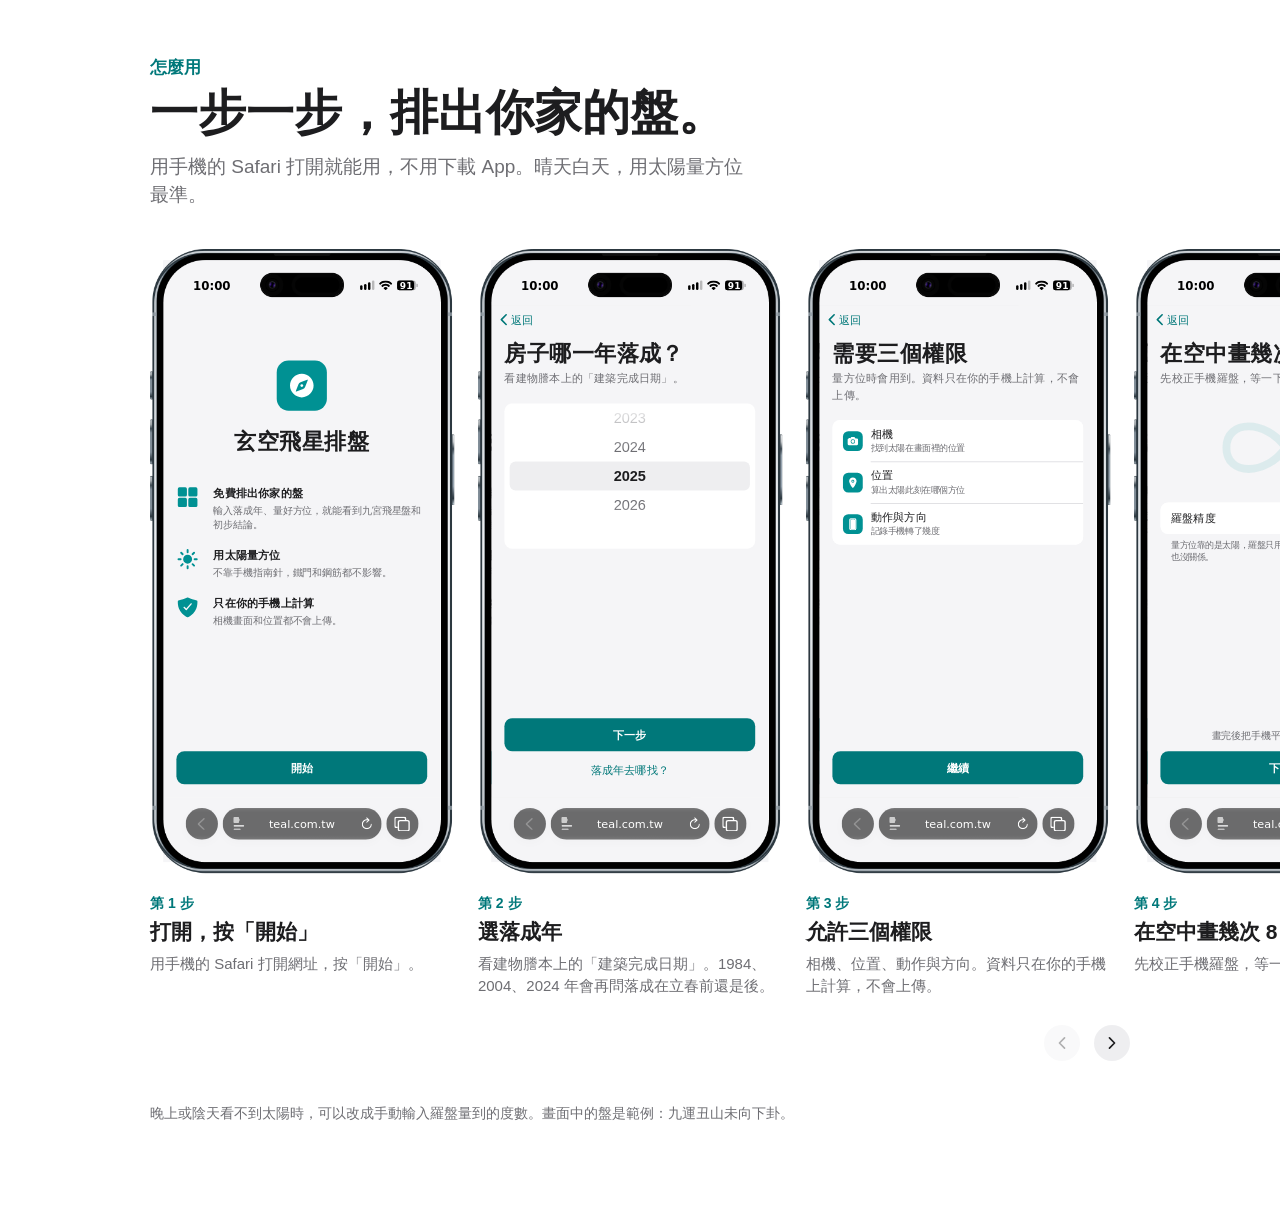
<file: app/guide.html>
<!doctype html>
<html lang="zh-Hant-TW">
<head>
<meta charset="utf-8">
<meta name="viewport" content="width=device-width, initial-scale=1, viewport-fit=cover">
<meta name="robots" content="noindex">
<title>怎麼用玄空飛星排盤</title>
<style>
  /* 色票沿用 teal-pdp.css；iPhone Air 外框與 iOS 26 Safari 尺寸沿用 tools/device-frame.html（依 Peter 的截圖量測） */
  :root {
    --teal: #009193; --teal-deep: #00787a; --teal-link: #007879;
    --ink: #1d1d1f; --ink-3: #6e6e73; --ink-5: #a1a1a6;
    --canvas: #f5f5f7; --fill: rgba(118, 118, 128, .12);
    --sf: 'SF Pro Display', -apple-system, BlinkMacSystemFont, 'PingFang TC', 'Microsoft JhengHei', 'Helvetica Neue', Arial, sans-serif;
    --s: .58;                       /* 外框縮放 */
    --gutter: max(20px, calc((100vw - 980px) / 2));
  }
  @media (min-width: 734px) { :root { --s: .62; } }
  @media (min-width: 1069px) { :root { --s: .66; } }
  * { box-sizing: border-box; }
  html, body { margin: 0; background: #fff; color: var(--ink); font-family: var(--sf); -webkit-font-smoothing: antialiased; -webkit-text-size-adjust: 100%; }
  button { font: inherit; color: inherit; }
  main { padding: 56px 0 72px; }
  .g-head { padding: 0 var(--gutter); max-width: calc(980px + 2 * var(--gutter)); }
  .eyebrow { margin: 0 0 8px; font-size: 17px; font-weight: 600; color: var(--teal-deep); }
  h1 { margin: 0; font-size: 32px; line-height: 1.16; font-weight: 700; text-wrap: pretty; }
  .lead { margin: 14px 0 0; max-width: 34em; font-size: 17px; line-height: 1.47; color: var(--ink-3); text-wrap: pretty; }
  @media (min-width: 734px) { h1 { font-size: 48px; line-height: 1.08; } .lead { font-size: 19px; } }

  /* 卡片廊 */
  .gallery { display: flex; gap: 24px; margin-top: 40px; padding: 0 var(--gutter) 8px; overflow-x: auto; scroll-snap-type: x mandatory; scroll-padding: 0 var(--gutter); scrollbar-width: none; -webkit-overflow-scrolling: touch; }
  .gallery::-webkit-scrollbar { display: none; }
  .g-card { flex: none; width: calc(460.53px * var(--s)); scroll-snap-align: start; }
  .g-num { margin: 22px 0 6px; font-size: 14px; font-weight: 600; color: var(--teal-deep); }
  .g-card h2 { margin: 0; font-size: 21px; line-height: 1.24; font-weight: 700; }
  .g-card p.text { margin: 8px 0 0; font-size: 15px; line-height: 1.47; color: var(--ink-3); text-wrap: pretty; }
  .g-nav { display: flex; justify-content: flex-end; gap: 14px; padding: 20px var(--gutter) 0; max-width: calc(980px + 2 * var(--gutter)); }
  .g-nav button { width: 36px; height: 36px; border: 0; border-radius: 50%; background: var(--fill); display: grid; place-items: center; cursor: pointer; }
  .g-nav button:disabled { opacity: .35; cursor: default; }
  .g-nav svg { width: 18px; height: 18px; color: var(--ink); }
  .g-foot { padding: 28px var(--gutter) 0; max-width: calc(980px + 2 * var(--gutter)); font-size: 14px; line-height: 1.5; color: var(--ink-3); }

  /* iPhone Air：外框圖的螢幕 420 × 912 pt；狀態列 68 pt；網址列展開時 fixed 版面底部在 814 pt */
  .g-phone { position: relative; width: calc(460.53px * var(--s)); height: calc(945.89px * var(--s)); }
  .phone { position: absolute; left: 0; top: 0; width: 460.53px; height: 945.89px; transform: scale(var(--s)); transform-origin: 0 0; }
  .frame { position: absolute; left: 0; top: 0; width: 460.53px; height: 945.89px; z-index: 10; pointer-events: none; }
  .screen { position: absolute; left: 20.26px; top: 16.64px; width: 420px; height: 912px; overflow: hidden; background: var(--canvas); isolation: isolate; }
  .status { position: absolute; left: 0; top: 0; width: 420px; height: 68px; background: var(--canvas); color: #000; }
  .status svg { position: absolute; left: 0; top: 0; }
  .screen iframe { position: absolute; left: 0; top: 68px; width: 420px; height: 746px; border: 0; background: var(--canvas); pointer-events: none; opacity: 0; transition: opacity .5s ease; }
  .g-phone.ready iframe { opacity: 1; }
  .glass { position: absolute; z-index: 4; top: 830px; height: 48px; margin: 0; padding: 0; border: 0; color: #fff; border-radius: 999px;
    background: linear-gradient(rgb(255 255 255 / 8.5%), rgb(255 255 255 / 0%) 6px, rgb(255 255 255 / 0%) calc(100% - 7px), rgb(255 255 255 / 9%)), rgb(95 95 96 / 92%);
    box-shadow: inset 0 0 0 .34px rgb(255 255 255 / 10%), 0 4px 16px rgb(0 0 0 / 2.2%); }
  .glass svg { position: absolute; display: block; }
  .back { left: 33.33px; width: 49.33px; }
  .back svg { left: 18px; top: 15px; width: 11.06px; height: 18.66px; color: rgb(255 255 255 / 26.5%); }
  .tabs { left: 337.33px; width: 49.33px; }
  .tabs svg { left: 12.55px; top: 12.92px; width: 23.6px; height: 22.5px; }
  .url { left: 89.33px; width: 241.33px; overflow: hidden; }
  .url .pagemenu { left: 16.67px; top: 13px; width: 17px; height: 20px; }
  .url .reload { left: 211.01px; top: 14.66px; width: 15.17px; height: 18px; }
  .host { position: absolute; left: 0; right: 0; top: 14.66px; text-align: center; white-space: nowrap; font: 500 17px/20px -apple-system, system-ui, sans-serif; }
</style>
</head>
<body>
<main>
  <header class="g-head">
    <p class="eyebrow">怎麼用</p>
    <h1>一步一步，排出你家的盤。</h1>
    <p class="lead">用手機的 Safari 打開就能用，不用下載 App。晴天白天，用太陽量方位最準。</p>
  </header>
  <div class="gallery" id="gallery" role="list"></div>
  <div class="g-nav">
    <button id="prev" aria-label="上一步"><svg><use href="icons.svg#i-chevron-back"/></svg></button>
    <button id="next" aria-label="下一步"><svg><use href="icons.svg#i-chevron-forward"/></svg></button>
  </div>
  <p class="g-foot">晚上或陰天看不到太陽時，可以改成手動輸入羅盤量到的度數。畫面中的盤是範例：九運丑山未向下卦。</p>
</main>

<template id="phoneTpl">
  <div class="g-phone">
    <div class="phone">
      <div class="screen">
        <div class="status">
          <svg width="420" height="68" viewBox="0 0 420 68" aria-hidden="true">
            <text x="45.15" y="45.02" font-family="-apple-system, system-ui" font-size="17.9" font-weight="590" fill="currentColor">10:00</text>
            <g fill="currentColor">
              <rect x="298.33" y="38" width="3.67" height="7" rx="1.83"/>
              <rect x="304.33" y="36" width="3.67" height="9" rx="1.83"/>
              <rect x="310.33" y="33.33" width="3.67" height="11.67" rx="1.83"/>
              <rect x="316.33" y="30.67" width="3.67" height="14.33" rx="1.83" fill-opacity=".25"/>
              <svg x="327" y="30.67" width="20" height="14.67" viewBox="0.405 0 181.053 131.292"><path d="M12.802 56.573C14.608 58.477 17.511 58.446 19.353 56.444C38.387 36.332 63.125 25.789 90.917 25.789C118.904 25.789 143.74 36.398 162.743 56.573C164.451 58.348 167.256 58.251 169.098 56.378L180.191 45.32C181.838 43.607 181.833 41.321 180.449 39.675C161.735 16.477 126.947 0 90.917 0C54.953 0 20.165 16.477 1.385 39.675C0 41.321 0.062 43.607 1.709 45.32ZM44.975 88.32C46.976 90.326 49.75 90.096 51.721 87.996C61.109 77.809 75.891 70.822 90.917 70.888C106.138 70.822 120.946 78.071 130.534 88.32C132.309 90.291 134.857 90.162 136.925 88.254L149.319 76.304C150.899 74.755 151.059 72.527 149.674 70.813C137.365 56.188 115.233 45.654 90.917 45.654C66.6 45.654 44.468 56.188 32.226 70.813C30.775 72.527 30.868 74.622 32.581 76.304ZM90.948 131.293C93.052 131.293 94.796 130.356 98.045 127.236L117.079 108.921C118.593 107.438 118.917 104.957 117.501 103.248C111.797 96.018 101.89 90.473 90.948 90.473C79.677 90.473 69.584 96.311 63.884 104.021C62.886 105.503 63.432 107.5 64.918 108.921L83.85 127.236C87.1 130.289 88.91 131.293 90.948 131.293Z"/></svg>
              <rect x="354.33" y="30.67" width="28.33" height="15" rx="3.7" fill-opacity=".3"/>
              <rect x="354.33" y="30.67" width="25.78" height="15" rx="3.7"/>
              <path d="M383.67 35.67h1a1 1 0 0 1 1 1v3a1 1 0 0 1-1 1h-1z" fill-opacity=".3"/>
              <text x="368.13" y="43" text-anchor="middle" font-family="-apple-system, system-ui" font-size="13.7" font-weight="600" fill="#fff">91</text>
            </g>
          </svg>
        </div>
        <iframe loading="lazy" tabindex="-1" aria-hidden="true"></iframe>
        <div class="glass back" aria-hidden="true"><svg viewBox="0 0 76.562 136.133" preserveAspectRatio="none" fill="currentColor"><path d="M0 68.066C0 70.215 0.879 72.168 2.441 73.828L62.793 133.789C64.258 135.352 66.309 136.133 68.555 136.133C73.144 136.133 76.562 132.715 76.562 128.125C76.562 125.879 75.684 123.926 74.219 122.363L19.727 68.066L74.219 13.77C75.684 12.207 76.562 10.156 76.562 8.008C76.562 3.418 73.144 0 68.555 0C66.309 0 64.258 0.781 62.793 2.344L2.441 62.305C0.879 63.965 0 65.918 0 68.066Z"/></svg></div>
        <div class="glass url" aria-hidden="true">
          <svg class="pagemenu" viewBox="106 843 17 20"><g fill="#fff" opacity=".664"><rect x="106.34" y="843.66" width="8.67" height="9" rx="1.3"/><circle cx="114.67" cy="848" r="1.33"/></g><g stroke="#fff" stroke-width="1.67" stroke-linecap="round"><line x1="107.5" y1="857" x2="121.84" y2="857"/><line x1="107.5" y1="862.12" x2="116.5" y2="862.12"/></g></svg>
          <span class="host">teal.com.tw</span>
          <svg class="reload" viewBox="0 0 136.328 165.234" preserveAspectRatio="none" fill="currentColor"><path d="M68.164 165.234C105.859 165.234 136.328 134.668 136.328 96.972C136.328 93.066 133.105 89.941 129.297 89.941C125.488 89.941 122.266 93.066 122.266 96.972C122.266 126.855 98.047 150.976 68.164 150.976C38.281 150.976 14.062 126.855 14.062 96.972C14.062 67.09 38.281 42.871 68.164 42.871C74.512 42.871 80.566 43.847 86.23 45.898C90.723 47.656 96.094 45.117 96.094 39.551C96.094 34.961 92.676 33.496 90.43 32.715C83.496 30.176 75.976 28.906 68.164 28.906C30.469 28.906 0 59.375 0 97.07C0 134.668 30.469 165.234 68.164 165.234ZM87.695 38.379L61.23 64.355C59.863 65.625 59.277 67.48 59.277 69.238C59.277 73.242 62.305 76.269 66.113 76.269C68.359 76.269 69.922 75.488 71.191 74.316L102.051 43.457C103.418 42.09 104.101 40.43 104.101 38.379C104.101 36.523 103.32 34.668 102.051 33.398L71.191 2.148C69.922 0.879 68.262 0 66.113 0C62.305 0 59.277 3.223 59.277 7.226C59.277 9.082 59.863 10.937 61.133 12.207Z"/></svg>
        </div>
        <div class="glass tabs" aria-hidden="true"><svg viewBox="0 0 163.672 163.281" preserveAspectRatio="none" fill="currentColor"><mask id="tabsFront"><rect width="170" height="170" fill="#fff"/><path d="M62.012 163.281L138.769 163.281C155.371 163.281 163.672 155.176 163.672 138.77L163.672 61.231C163.672 44.824 155.371 36.719 138.769 36.719L62.012 36.719C45.312 36.719 37.109 44.824 37.109 61.231L37.109 138.77C37.109 155.176 45.312 163.281 62.012 163.281Z" fill="#000"/></mask><path mask="url(#tabsFront)" d="M24.902 126.563L101.66 126.563C118.262 126.563 126.562 118.457 126.562 102.051L126.562 24.512C126.562 8.106 118.262 0 101.66 0L24.902 0C8.203 0 0 8.106 0 24.512L0 102.051C0 118.457 8.203 126.563 24.902 126.563ZM25.098 112.5C18.066 112.5 14.062 108.691 14.062 101.27L14.062 25.293C14.062 17.871 18.066 14.063 25.098 14.063L101.465 14.063C108.496 14.063 112.5 17.871 112.5 25.293L112.5 101.27C112.5 108.691 108.496 112.5 101.465 112.5Z"/><path d="M62.012 163.281L138.769 163.281C155.371 163.281 163.672 155.176 163.672 138.77L163.672 61.231C163.672 44.824 155.371 36.719 138.769 36.719L62.012 36.719C45.312 36.719 37.109 44.824 37.109 61.231L37.109 138.77C37.109 155.176 45.312 163.281 62.012 163.281ZM62.207 149.219C55.176 149.219 51.172 145.41 51.172 137.988L51.172 62.012C51.172 54.59 55.176 50.781 62.207 50.781L138.574 50.781C145.605 50.781 149.609 54.59 149.609 62.012L149.609 137.988C149.609 145.41 145.605 149.219 138.574 149.219Z"/></svg></div>
      </div>
      <img class="frame" src="assets/iphone-air-frame.png" alt="">
    </div>
  </div>
</template>

<script>
  const STEPS = [
    ['welcome', '打開，按「開始」', '用手機的 Safari 打開網址，按「開始」。'],
    ['year', '選落成年', '看建物謄本上的「建築完成日期」。1984、2004、2024 年會再問落成在立春前還是後。'],
    ['permissions', '允許三個權限', '相機、位置、動作與方向。資料只在你的手機上計算，不會上傳。'],
    ['calibrate8', '在空中畫幾次 8 字', '先校正手機羅盤，等一下才能帶你找到太陽。'],
    ['sun', '對準太陽', '讓太陽落進中間的圓圈，圓圈變綠就按「校正」。看螢幕就好，不要直視太陽。'],
    ['door', '手機底邊頂住大門', '手機平放、螢幕朝上，底邊貼住大門，按「記錄這一筆」。換兩、三個位置各記一筆。'],
    ['result', '看量測結果', '坐向和度數，還有你的手機羅盤在大門偏了多少。'],
    ['chart', '看你家的盤', '九宮飛星盤、每顆星的分類，以及初步結論。'],
    ['palace', '點一宮看建議', '每一宮的人丁、財運強弱，以及這一方適合高還是低、動還是靜。'],
  ];
  const gallery = document.getElementById('gallery');
  const tpl = document.getElementById('phoneTpl');
  STEPS.forEach(([step, title, text], i) => {
    const card = document.createElement('article');
    card.className = 'g-card';
    card.setAttribute('role', 'listitem');
    const phone = tpl.content.firstElementChild.cloneNode(true);
    const frame = phone.querySelector('iframe');
    frame.title = title;
    frame.src = `index.html?demo=${step}`;
    card.append(phone);
    card.insertAdjacentHTML('beforeend', `<p class="g-num">第 ${i + 1} 步</p><h2>${title}</h2><p class="text">${text}</p>`);
    gallery.append(card);
  });

  // 示範畫面走到該步驟後才淡入；收不到通知時自己檢查，最多等 8 秒
  const show = (f) => f.closest('.g-phone').classList.add('ready');
  window.addEventListener('message', (e) => {
    if (e.data?.type !== 'xk-demo-ready') return;
    const f = [...gallery.querySelectorAll('iframe')].find((x) => x.contentWindow === e.source);
    if (f) show(f);
  });
  gallery.querySelectorAll('iframe').forEach((f) => f.addEventListener('load', () => {
    const t0 = Date.now();
    const id = setInterval(() => {
      let done = false;
      try { done = !!f.contentWindow.__xkDemoReady; } catch { done = true; }
      if (done || Date.now() - t0 > 8000) { clearInterval(id); show(f); }
    }, 300);
  }));

  const prev = document.getElementById('prev'), next = document.getElementById('next');
  const step = () => gallery.querySelector('.g-card').offsetWidth + 24;
  prev.addEventListener('click', () => gallery.scrollBy({ left: -step(), behavior: 'smooth' }));
  next.addEventListener('click', () => gallery.scrollBy({ left: step(), behavior: 'smooth' }));
  const paint = () => {
    prev.disabled = gallery.scrollLeft <= 2;
    next.disabled = gallery.scrollLeft + gallery.clientWidth >= gallery.scrollWidth - 2;
  };
  gallery.addEventListener('scroll', paint, { passive: true });
  window.addEventListener('resize', paint);
  paint();
</script>
</body>
</html>
</file>
<file: app/app.css>
/* 色票與字體沿用 teal-theme-dev/theme/assets/teal-pdp.css */
:root {
  --teal: #009193;
  --teal-deep: #00787a;
  --teal-soft: rgba(0, 145, 147, .10);
  --teal-link: #007879;
  --wen: #c8342b;
  --ink: #1d1d1f;
  --ink-2: #424245;
  --ink-3: #6e6e73;
  --ink-4: #86868b;
  --ink-5: #a1a1a6;
  --canvas: #f5f5f7;
  --card: #ffffff;
  --hairline: #d2d2d7;
  --fill: rgba(118, 118, 128, .12);
  --sf: 'SF Pro Display', -apple-system, BlinkMacSystemFont, 'PingFang TC', 'Microsoft JhengHei', 'Helvetica Neue', Arial, sans-serif;
  --ease: cubic-bezier(.32, .72, 0, 1);
  --nav-h: 44px;
  --safe-top: env(safe-area-inset-top, 0px);
  --safe-bottom: env(safe-area-inset-bottom, 0px);
}

* { box-sizing: border-box; -webkit-tap-highlight-color: transparent; }
html, body { margin: 0; height: 100%; background: var(--canvas); color: var(--ink); font-family: var(--sf); -webkit-font-smoothing: antialiased; -webkit-text-size-adjust: 100%; overscroll-behavior: none; }
button { font: inherit; color: inherit; cursor: pointer; }
button:disabled { cursor: default; }
[hidden] { display: none !important; }
.ic { width: 22px; height: 22px; fill: currentColor; flex: none; }

#app { position: fixed; inset: 0; max-width: 500px; margin: 0 auto; overflow: hidden; background: var(--canvas); }

/* 導覽列 */
.navbar { position: absolute; z-index: 10; top: 0; left: 0; right: 0; height: calc(var(--nav-h) + var(--safe-top)); padding-top: var(--safe-top); display: grid; grid-template-columns: 1fr auto 1fr; align-items: center; transition: background .2s, border-color .2s; border-bottom: .5px solid transparent; }
.navbar.scrolled { background: rgba(245, 245, 247, .82); -webkit-backdrop-filter: saturate(180%) blur(20px); backdrop-filter: saturate(180%) blur(20px); border-bottom-color: rgba(0, 0, 0, .12); }
.nav-back { justify-self: start; display: flex; align-items: center; height: var(--nav-h); padding: 0 12px 0 6px; border: 0; background: none; color: var(--teal-link); font-size: 17px; }
.nav-back .ic { width: 26px; height: 26px; margin-right: -2px; }
.nav-title { font-size: 17px; font-weight: 600; opacity: 0; transition: opacity .2s; white-space: nowrap; }
.navbar.scrolled .nav-title { opacity: 1; }
.navbar.dark { background: transparent; border-bottom-color: transparent; }
.navbar.dark .nav-back { color: #fff; text-shadow: 0 1px 3px rgba(0, 0, 0, .5); }
.navbar.dark .nav-back .ic { filter: drop-shadow(0 1px 2px rgba(0, 0, 0, .5)); }

/* 畫面堆疊 */
.stack { position: absolute; inset: 0; }
.screen { position: absolute; inset: 0; overflow-y: auto; -webkit-overflow-scrolling: touch; background: var(--canvas); transition: transform .4s var(--ease), filter .4s var(--ease); }
.screen.enter { transform: translateX(100%); }
.screen.under { transform: translateX(-28%); filter: brightness(.94); }
@media (prefers-reduced-motion: reduce) { .screen { transition: none; } }
.content { min-height: 100%; display: flex; flex-direction: column; padding: calc(var(--nav-h) + var(--safe-top) + 4px) 20px calc(20px + var(--safe-bottom)); }

.large-title { font-size: 34px; line-height: 1.18; font-weight: 700; margin: 4px 0 8px; }
.lead { font-size: 17px; line-height: 1.47; color: var(--ink-3); margin: 0; }

/* 清單群組（insetGrouped） */
.group { background: var(--card); border-radius: 12px; margin-top: 24px; overflow: hidden; }
.group-footer { font-size: 13px; line-height: 1.38; color: var(--ink-3); margin: 8px 16px 0; }
.row { position: relative; display: flex; align-items: center; gap: 12px; width: 100%; min-height: 48px; padding: 11px 16px; border: 0; background: var(--card); font-size: 17px; line-height: 1.3; text-align: left; }
.row + .row::before { content: ''; position: absolute; top: 0; right: 0; left: 16px; height: .5px; background: var(--hairline); }
.group.icons .row + .row::before { left: 58px; }
button.row:active:not(:disabled) { background: #e8e8ed; }
.row:disabled { color: var(--ink-5); }
.row .grow { flex: 1; min-width: 0; }
.row .sub { display: block; font-size: 13px; color: var(--ink-3); margin-top: 2px; }
.row .value { margin-left: auto; color: var(--ink-3); text-align: right; font-variant-numeric: tabular-nums; }
.row .value.ok { color: var(--teal); }
.row .chev { width: 14px; height: 14px; fill: var(--ink-5); margin-left: 4px; }
.row-icon { width: 30px; height: 30px; border-radius: 8px; background: var(--teal); display: grid; place-items: center; flex: none; }
.row-icon .ic { width: 18px; height: 18px; fill: #fff; }
.row:disabled .row-icon { background: var(--ink-5); }

/* 按鈕 */
.actions { margin-top: auto; padding-top: 28px; display: flex; flex-direction: column; gap: 6px; }
.btn { width: 100%; height: 50px; border: 0; border-radius: 12px; font-size: 17px; font-weight: 600; }
.btn-primary { background: var(--teal-deep); color: #fff; transition: background .2s, color .2s; }
.btn-primary:active:not(:disabled) { background: #00676a; }
.btn-primary:disabled { background: #e3e3e8; color: var(--ink-5); }
.btn-text { background: none; color: var(--teal-link); font-weight: 400; height: 44px; }

.notice { margin-top: 12px; padding: 11px 14px; border-radius: 12px; background: rgba(200, 52, 43, .08); color: var(--wen); font-size: 15px; line-height: 1.4; }
.notice:empty { display: none; }
.notice.info { background: var(--teal-soft); color: var(--teal-deep); }
.large-title, .lead, .group-footer, .hint, .notice, .features p { text-wrap: pretty; }
.hint { font-size: 15px; line-height: 1.4; color: var(--ink-3); margin: 12px 0 0; }

/* 歡迎 */
.welcome { text-align: center; }
.app-mark { width: 76px; height: 76px; border-radius: 18px; background: var(--teal); display: grid; place-items: center; margin: 36px auto 22px; }
.app-mark .ic { width: 44px; height: 44px; fill: #fff; }
.features { margin: 40px 0 0; padding: 0; list-style: none; display: flex; flex-direction: column; gap: 26px; text-align: left; }
.features li { display: grid; grid-template-columns: 40px 1fr; gap: 16px; align-items: start; }
.features .ic { width: 34px; height: 34px; fill: var(--teal); }
.features h3 { font-size: 17px; font-weight: 600; margin: 0 0 3px; }
.features p { font-size: 15px; line-height: 1.4; color: var(--ink-3); margin: 0; }

/* 滾輪 */
.wheel-wrap { position: relative; }
.wheel-band { position: absolute; left: 8px; right: 8px; top: 88px; height: 44px; border-radius: 9px; background: var(--fill); pointer-events: none; }
.wheel { height: 220px; overflow-y: auto; scroll-snap-type: y mandatory; scrollbar-width: none; -webkit-mask-image: linear-gradient(transparent, #000 32%, #000 68%, transparent); mask-image: linear-gradient(transparent, #000 32%, #000 68%, transparent); }
.wheel::-webkit-scrollbar { display: none; }
.wheel ul { margin: 0; padding: 88px 0; list-style: none; }
.wheel li { height: 44px; display: grid; place-items: center; scroll-snap-align: center; font-size: 22px; font-variant-numeric: tabular-nums; color: var(--ink-3); }
.wheel li.sel { color: var(--ink); font-weight: 600; }

/* 分段控制 */
.seg { display: flex; padding: 2px; border-radius: 9px; background: var(--fill); }
.seg button { flex: 1; height: 32px; border: 0; border-radius: 7px; background: none; font-size: 14px; font-weight: 500; }
.seg button.on { background: #fff; box-shadow: 0 3px 8px rgba(0, 0, 0, .12), 0 3px 1px rgba(0, 0, 0, .04); }
.seg-block { margin-top: 20px; }
.seg-block p { margin: 0 4px 8px; font-size: 13px; line-height: 1.38; color: var(--ink-3); }

/* 8 字 */
.figure8 { display: block; width: 220px; height: 110px; margin: 36px auto 4px; }
.figure8 path { fill: none; stroke: var(--teal-soft); stroke-width: 12; stroke-linecap: round; }
.figure8 circle { fill: var(--teal); }

/* 量向示意 */
.door-art { display: block; width: 100%; max-width: 280px; height: auto; margin: 24px auto 0; }
.door-art .wall { fill: var(--ink-4); }
.door-art .phone { fill: #fff; stroke: var(--ink); stroke-width: 2.5; }
.door-art .island { fill: var(--ink); }
.door-art .arrow { fill: var(--teal); }
.door-art text { font-family: var(--sf); font-size: 13px; fill: var(--ink-3); }

.readout { margin-top: 20px; text-align: center; }
.readout .pan { font-size: 40px; font-weight: 700; line-height: 1.1; }
.readout .deg { font-size: 15px; color: var(--ink-3); margin-top: 4px; font-variant-numeric: tabular-nums; }

/* 相機畫面 */
.screen.camera { background: #000; overflow: hidden; display: flex; flex-direction: column; }
.cam-stage { position: relative; flex: none; height: 58%; background: #000; overflow: hidden; }
.cam-stage video { width: 100%; height: 100%; object-fit: cover; display: block; }
.reticle { position: absolute; left: 50%; top: 50%; pointer-events: none; }
.reticle .ring { position: absolute; width: 24px; height: 24px; border: 2px solid rgba(255, 255, 255, .95); border-radius: 50%; transform: translate(-50%, -50%); transition: border-color .15s; }
.reticle.on .ring { border-color: #30d158; }
.reticle .h, .reticle .v { position: absolute; background: rgba(255, 255, 255, .6); }
.reticle .h { width: 120px; height: 1px; transform: translate(-50%, 0); }
.reticle .v { width: 1px; height: 120px; transform: translate(0, -50%); }
.sunmark { position: absolute; width: 16px; height: 16px; margin: -8px 0 0 -8px; border: 2px solid #ff9f0a; border-radius: 50%; pointer-events: none; }
.hud { position: absolute; left: 16px; right: 16px; bottom: 32px; color: #fff; font-size: 12px; text-shadow: 0 1px 2px rgba(0, 0, 0, .8); font-variant-numeric: tabular-nums; }
.guide { position: absolute; left: 50%; top: calc(var(--nav-h) + var(--safe-top) + 12px); transform: translateX(-50%); display: flex; align-items: center; gap: 8px; padding: 8px 14px; border-radius: 12px; background: rgba(0, 0, 0, .5); -webkit-backdrop-filter: blur(12px); backdrop-filter: blur(12px); color: #fff; font-size: 15px; white-space: nowrap; }
.guide .ic { width: 20px; height: 20px; transition: transform .15s linear; }
.cam-panel { position: relative; flex: 1; margin-top: -20px; padding: 22px 20px calc(16px + var(--safe-bottom)); border-radius: 20px 20px 0 0; background: var(--canvas); display: flex; flex-direction: column; }
.cam-panel h1 { font-size: 24px; font-weight: 700; margin: 0 0 6px; }
.cam-panel .lead { font-size: 15px; }
.status { font-size: 15px; font-weight: 600; color: var(--teal); margin: 10px 0 0; min-height: 21px; }
.cam-panel .actions { padding-top: 16px; }

/* 手動輸入 */
.deg-input { display: flex; align-items: baseline; justify-content: center; gap: 4px; margin-top: 28px; }
.deg-input input { width: 6.2ch; border: 0; border-bottom: 2px solid var(--hairline); background: none; font: inherit; font-size: 44px; font-weight: 700; text-align: center; color: var(--ink); padding: 0 0 4px; font-variant-numeric: tabular-nums; outline: none; }
.deg-input input:focus { border-bottom-color: var(--teal); }
.deg-input span { font-size: 28px; font-weight: 600; color: var(--ink-3); }

/* Sheet */
.sheet-backdrop { position: fixed; inset: 0; z-index: 20; background: rgba(0, 0, 0, .35); opacity: 0; transition: opacity .3s; }
.sheet-backdrop.show { opacity: 1; }
.sheet { position: fixed; z-index: 21; left: 0; right: 0; bottom: 0; max-width: 500px; max-height: 92%; margin: 0 auto; overflow-y: auto; padding: 8px 20px calc(24px + var(--safe-bottom)); border-radius: 16px 16px 0 0; background: var(--canvas); transform: translateY(100%); transition: transform .4s var(--ease); }
.sheet.show { transform: none; }
.grabber { width: 36px; height: 5px; border-radius: 3px; margin: 0 auto 6px; background: rgba(60, 60, 67, .3); }
.sheet-head { display: grid; grid-template-columns: 1fr auto 1fr; align-items: center; height: 44px; }
.sheet-title { font-size: 17px; font-weight: 600; }
.sheet-done { justify-self: end; border: 0; background: none; color: var(--teal-link); font-size: 17px; font-weight: 600; }
.sheet-body p { font-size: 17px; line-height: 1.47; margin: 12px 0 0; }

/* 你家的盤 */
.section-title { font-size: 13px; font-weight: 400; color: var(--ink-3); margin: 28px 16px 0; }
.section-title + .group { margin-top: 6px; }
.pan-grid { display: grid; grid-template-columns: repeat(3, 1fr); gap: 1px; margin-top: 20px; border: 1px solid var(--hairline); border-radius: 12px; overflow: hidden; background: var(--hairline); }
.cell { aspect-ratio: 1; display: flex; flex-direction: column; align-items: center; justify-content: space-between; padding: 8px 4px 7px; border: 0; background: var(--card); }
.cell:active { background: #e8e8ed; }
.cell.face { background: #eef7f7; }
.cell-head { display: flex; align-items: center; gap: 4px; font-size: 12px; color: var(--ink-3); }
.cell-head em { font-style: normal; font-size: 11px; font-weight: 600; color: var(--teal-deep); }
.stars { display: flex; gap: 16px; }
.star { display: flex; flex-direction: column; align-items: center; min-width: 30px; }
.star b { font-size: 28px; line-height: 1; font-weight: 700; font-variant-numeric: tabular-nums; }
.star small { margin-top: 4px; font-size: 10px; line-height: 1; color: var(--ink-4); white-space: nowrap; }
.star small.wealth { color: var(--teal-deep); }
.star small.bad { color: var(--wen); }
.yun { font-size: 12px; color: var(--ink-4); }
.row .role { font-style: normal; font-size: 13px; font-weight: 600; color: var(--teal-deep); margin-left: 6px; }
.st-強 { color: var(--teal-deep); }
.st-弱 { color: var(--wen); }
.sheet-sub { margin: 0 0 4px; font-size: 15px; color: var(--ink-3); text-align: center; }
.advice { margin: 8px 16px 0; font-size: 15px; line-height: 1.5; color: var(--ink-2); text-wrap: pretty; }

#camHolder { position: absolute; width: 1px; height: 1px; overflow: hidden; opacity: 0; pointer-events: none; }
</file>
